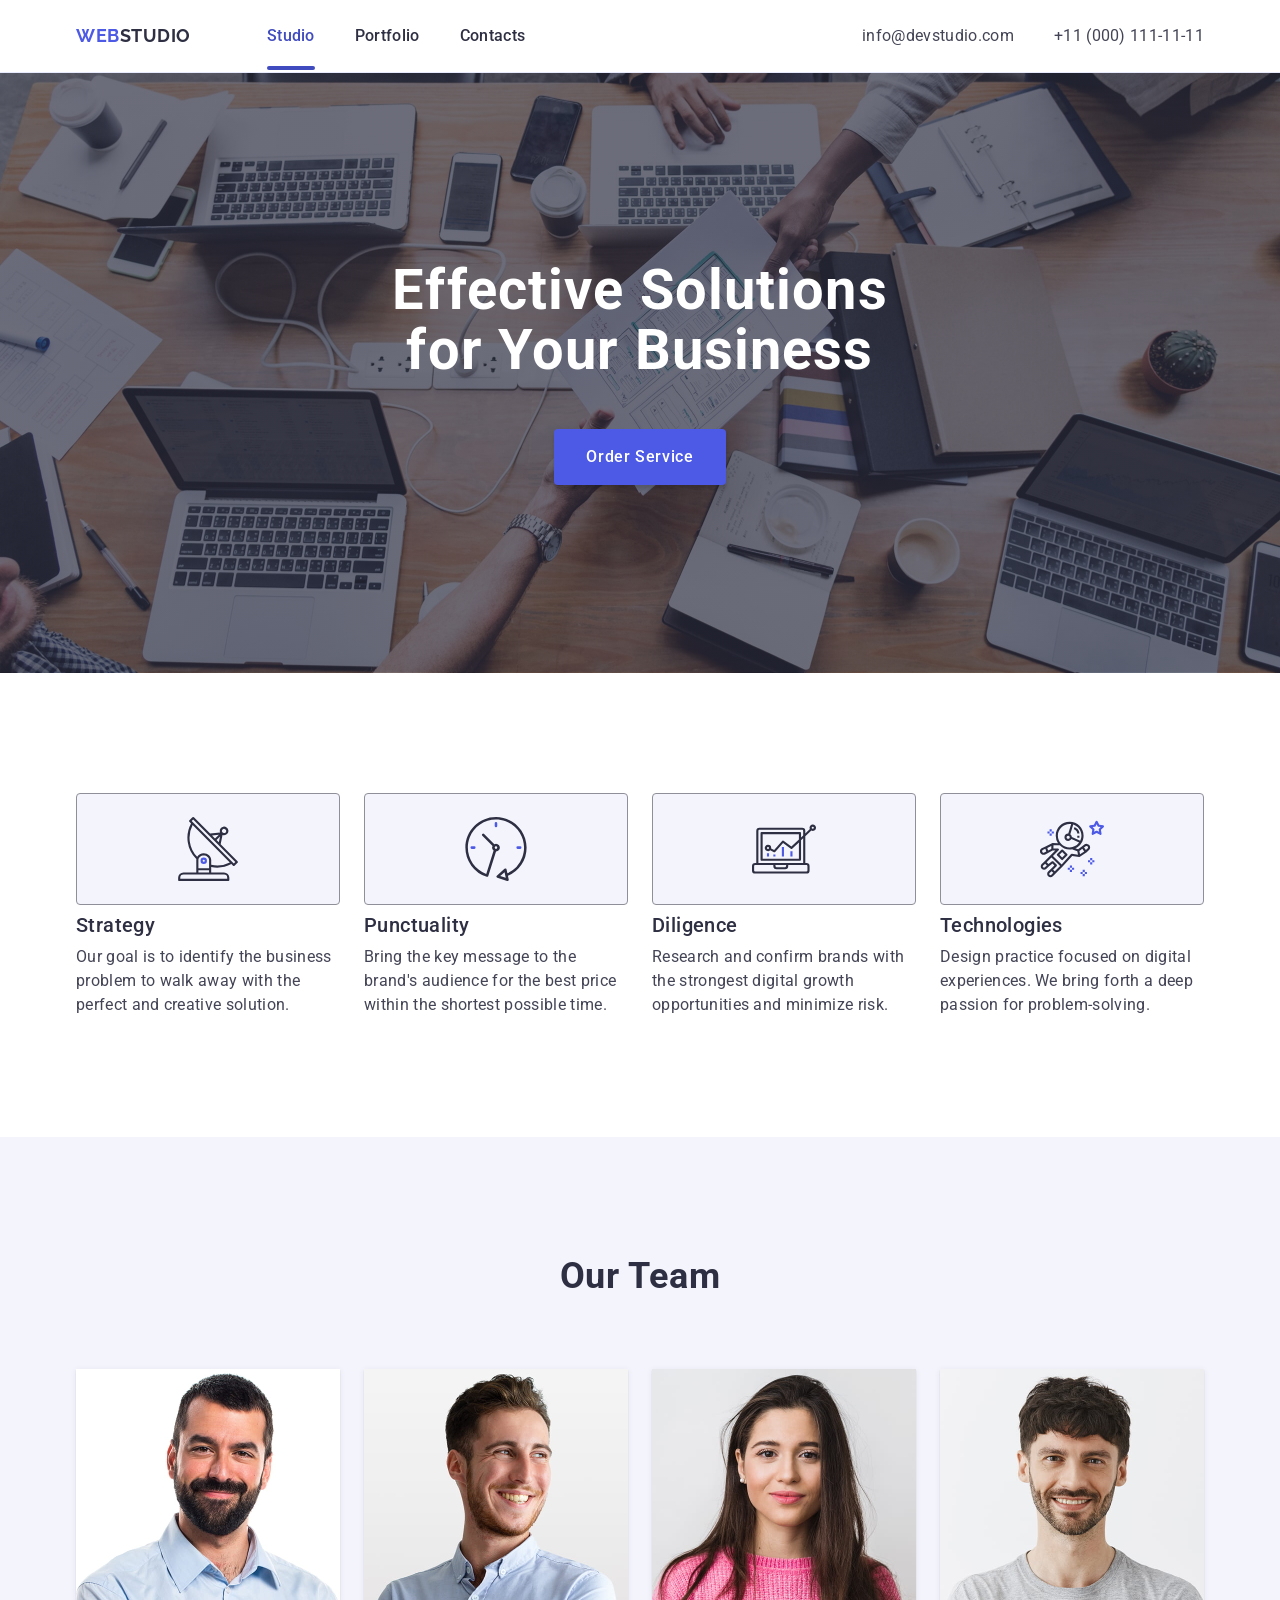
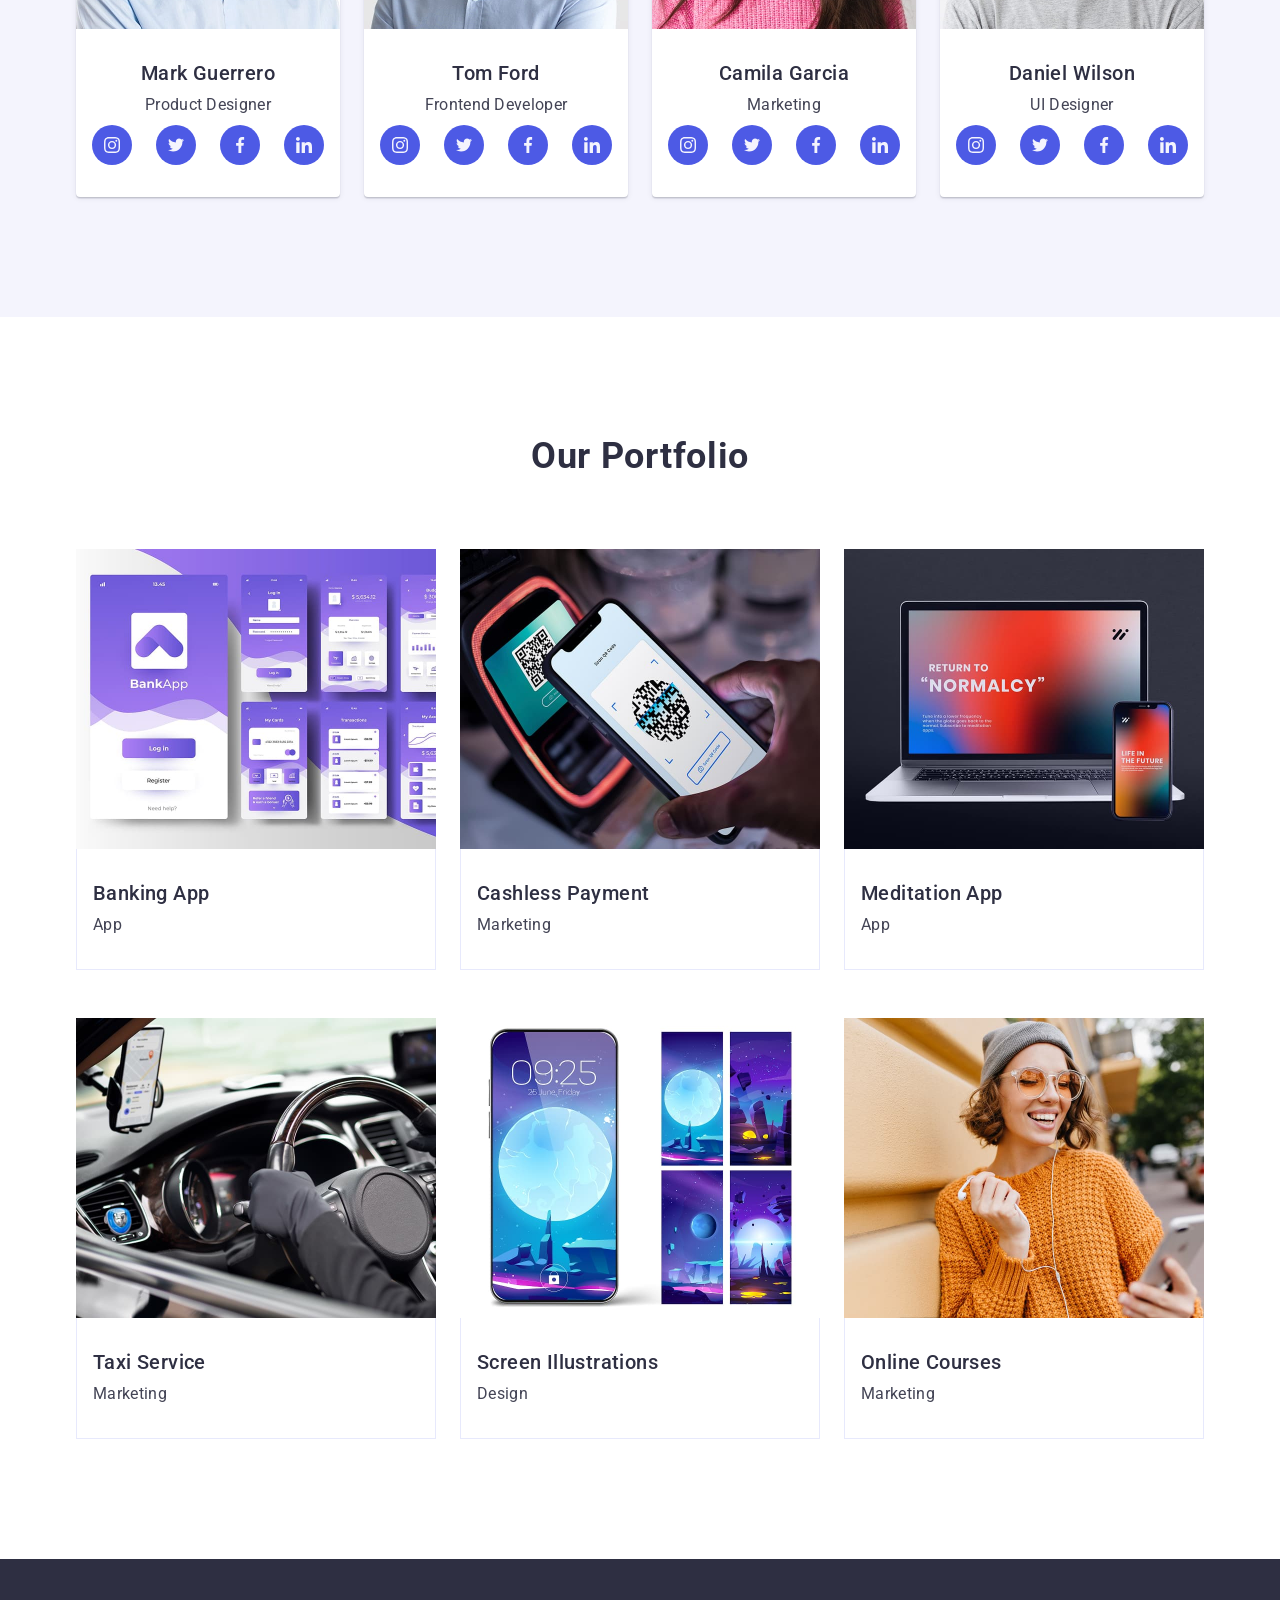
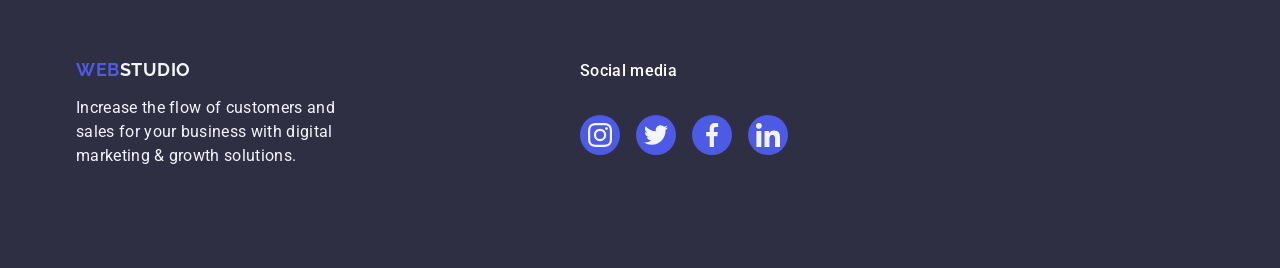
<file: index.html>
<!DOCTYPE html>
<html lang="en">
  <!-- Головна мова сайта -->
  <!-- Main language of the document -->
  <head>
    <meta charset="UTF-8" />
    <meta name="viewport" content="width=device-width, initial-scale=1.0" />
    <title>WebStudio</title>
    <!-- Підключення шрифтів (crossorigin - для безпечної загрузки) -->
    <link rel="preconnect" href="https://fonts.googleapis.com" />
    <link rel="preconnect" href="https://fonts.gstatic.com" crossorigin />
    <link
      href="https://fonts.googleapis.com/css2?family=Raleway:wght@700&family=Roboto:wght@400;500;700&display=swap"
      rel="stylesheet"
    />

    <!-- Спочатку підключаємо нормалізатор стилів -->
    <link
      rel="stylesheet"
      href="https://cdnjs.cloudflare.com/ajax/libs/modern-normalize/3.0.1/modern-normalize.min.css"
    />
    <!-- Підключаємо стилі сайту -->
    <link rel="stylesheet" href="./css/styles.css" />
  </head>
  
  <body class="page">
    <!-- Верхня лінія сайту -->
    <!-- Top line of the site -->
    <header class="page-header">
      <div class="container">
        <!-- Навігація – це посилання на інші сторінки -->
        <!-- Navigation is links to other pages -->
        <nav class="nav">
          <!-- Посилання - На основну сторінку сайту -->
          <!-- Link - To the main page of the site -->
          <a href="./index.html" class="logo"
            >Web<span class="logo-end">Studio</span></a
          >
  
          <ul class="main-menu">
            <li class="menu-item"><a href="./index.html" class="menu-link current">Studio</a></li>
            <li class="menu-item"><a href="" class="menu-link">Portfolio</a></li>
            <li class="menu-item"><a href="" class="menu-link">Contacts</a></li>
          </ul>
        </nav>
  
        <address class="address">
          <ul class="address-list">
            <li>
              <a href="mailto:info@devstudio.com"  class="address-link">info@devstudio.com</a>
            </li>
            <li>
              <a href="tel:+110001111111" class="address-link">+11 (000) 111-11-11</a>
            </li>
          </ul>
        </address>
      </div>
    </header>

    <main>
      <!-- Секція - Понукання до дії -->
      <!-- Section - Call to action -->
      <section class="hero">
        <div class="container">
          <h1 class="hero-title">Effective Solutions for Your Business</h1>
          <button type="button" class="hero-button">Order Service</button>
        </div>
      </section>

      <!-- Переваги -->
      <!-- Features -->
      <section class="section feature">
        <div class="container">
          <h2 class="section-title visually-hidden">Features</h2>
          <ul class="feature-list">

            <!-- feature - 1 -->
            <li class="feature-item">
              <div class="feature-icon">
                <svg width="64" height="64" class="icon">
                  <use href="./images/icons.svg#icon-antenna"></use>
                </svg>
              </div>

              <h3 class="feature-title">Strategy</h3>
              <p class="feature-text">
                Our goal is to identify the business problem to walk away with the
                perfect and creative solution.
              </p>
            </li>
            <!-- feature - 2 -->
            <li class="feature-item">
              <div class="feature-icon">
                <svg width="64" height="64" class="icon">
                  <use href="./images/icons.svg#icon-clock"></use>
                </svg>
              </div>
              <h3 class="feature-title">Punctuality</h3>
              <p class="feature-text">
                Bring the key message to the brand's audience for the best price
                within the shortest possible time.
              </p>
            </li>
            <!-- feature - 3 -->
            <li class="feature-item">
              <div class="feature-icon">
                <svg width="64" height="64" class="icon">
                  <use href="./images/icons.svg#icon-diagram"></use>
                </svg>
              </div>
              <h3 class="feature-title">Diligence</h3>
              <p class="feature-text">
                Research and confirm brands with the strongest digital growth
                opportunities and minimize risk.
              </p>
            </li>
            <!-- feature - 4 -->
            <li class="feature-item">
              <div class="feature-icon">
                <svg width="64" height="64" class="icon">
                  <use href="./images/icons.svg#icon-astronaut"></use>
                </svg>
              </div>
              <h3 class="feature-title">Technologies</h3>
              <p class="feature-text">
                Design practice focused on digital experiences. We bring forth a
                deep passion for problem-solving.
              </p>
            </li>
        </ul>
        </div>      
      </section>

      <!-- Наша команда -->
      <!-- Our Team -->
      <section class="section team">
        <div class="container">
          <h2 class="section-title">Our Team</h2>
          <ul class="card-list">
            <!-- team card 1 -->
            <li class="card-item">
              <img class="card-img"
                src="./images/teamcard-1.jpg"
                alt="Photo Mark Guerrero"                
              />
              <div class="card-content">
                <h3 class="card-name">Mark Guerrero</h3>
                <p class="card-position">Product Designer</p>
                <ul class="social-list">
                  <li class="social-item">
                    <a href="" class="link">
                      <svg width="16" height="16" class="icon">
                        <use href="./images/icons.svg#icon-instagram"></use>
                      </svg>
                    </a>
                  </li>
                  <li class="social-item">
                    <a href="" class="link">
                      <svg width="16" height="16" class="icon">
                        <use href="./images/icons.svg#icon-twitter"></use>
                      </svg>
                    </a>
                  </li>
                  <li class="social-item">
                    <a href="" class="link">
                      <svg width="16" height="16" class="icon">
                        <use href="./images/icons.svg#icon-facebook"></use>
                      </svg>
                    </a>
                  </li>
                  <li class="social-item">
                    <a href="" class="link">
                      <svg width="16" height="16" class="icon">
                        <use href="./images/icons.svg#icon-linkedin"></use>
                      </svg>
                    </a>
                  </li>
                </ul>
              </div>
            </li>
            <!-- team card 2 -->
            <li class="card-item">
              <img class="card-img"
                src="./images/teamcard-2.jpg"
                alt="Photo Tom Ford"
              />
              <div class="card-content">
                <h3 class="card-name">Tom Ford</h3>
                <p class="card-position">Frontend Developer</p>
                <ul class="social-list">
                  <li class="social-item">
                    <a href="" class="link">
                      <svg width="16" height="16" class="icon">
                        <use href="./images/icons.svg#icon-instagram"></use>
                      </svg>
                    </a>
                  </li>
                  <li class="social-item">
                    <a href="" class="link">
                      <svg width="16" height="16" class="icon">
                        <use href="./images/icons.svg#icon-twitter"></use>
                      </svg>
                    </a>
                  </li>
                  <li class="social-item">
                    <a href="" class="link">
                      <svg width="16" height="16" class="icon">
                        <use href="./images/icons.svg#icon-facebook"></use>
                      </svg>
                    </a>
                  </li>
                  <li class="social-item">
                    <a href="" class="link">
                      <svg width="16" height="16" class="icon">
                        <use href="./images/icons.svg#icon-linkedin"></use>
                      </svg>
                    </a>
                  </li>
                </ul>
              </div>
            </li>
            <!-- team card 3 -->
            <li class="card-item">
              <img class="card-img"
                src="./images/teamcard-3.jpg"
                alt="Photo Camila Garcia"
              />
              <div class="card-content">
                <h3 class="card-name">Camila Garcia</h3>
                <p class="card-position">Marketing</p>
                <ul class="social-list">
                  <li class="social-item">
                    <a href="" class="link">
                      <svg width="16" height="16" class="icon">
                        <use href="./images/icons.svg#icon-instagram"></use>
                      </svg>
                    </a>
                  </li>
                  <li class="social-item">
                    <a href="" class="link">
                      <svg width="16" height="16" class="icon">
                        <use href="./images/icons.svg#icon-twitter"></use>
                      </svg>
                    </a>
                  </li>
                  <li class="social-item">
                    <a href="" class="link">
                      <svg width="16" height="16" class="icon">
                        <use href="./images/icons.svg#icon-facebook"></use>
                      </svg>
                    </a>
                  </li>
                  <li class="social-item">
                    <a href="" class="link">
                      <svg width="16" height="16" class="icon">
                        <use href="./images/icons.svg#icon-linkedin"></use>
                      </svg>
                    </a>
                  </li>
                </ul>
              </div>
            </li>
            <!-- team card 4 -->
            <li class="card-item">
              <img class="card-img"
                src="./images/teamcard-4.jpg"
                alt="Photo Daniel Wilson"
              />
              <div class="card-content">
                <h3 class="card-name">Daniel Wilson</h3>
                <p class="card-position">UI Designer</p>
                <ul class="social-list">
                  <li class="social-item">
                    <a href="" class="link">
                      <svg width="16" height="16" class="icon">
                        <use href="./images/icons.svg#icon-instagram"></use>
                      </svg>
                    </a>
                  </li>
                  <li class="social-item">
                    <a href="" class="link">
                      <svg width="16" height="16" class="icon">
                        <use href="./images/icons.svg#icon-twitter"></use>
                      </svg>
                    </a>
                  </li>
                  <li class="social-item">
                    <a href="" class="link">
                      <svg width="16" height="16" class="icon">
                        <use href="./images/icons.svg#icon-facebook"></use>
                      </svg>
                    </a>
                  </li>
                  <li class="social-item">
                    <a href="" class="link">
                      <svg width="16" height="16" class="icon">
                        <use href="./images/icons.svg#icon-linkedin"></use>
                      </svg>
                    </a>
                  </li>
                </ul>
              </div>
            </li>
          </ul>
        </div>
        
      </section>

      <!-- Наше портфоліо -->
      <!-- Our Portfolio -->
      <section class="section projects">
        <div class="container">
          <h2 class="section-title">Our Portfolio</h2>
          <ul class="project-list">

            <!-- Project - 1 -->
            <li class="project-item">

              <div class="project-img">
                <img 
                src="./images/project-1.jpg"
                alt="Project Banking App"
                /> 
                <p class="project-overlay">
                  14 Stylish and User-Friendly App Design Concepts · Task Manager App · Calorie Tracker App · Exotic Fruit Ecommerce App · Cloud Storage App
                </p>               
              </div>
          
              <div class="project-content">
                <h3 class="project-title">Banking App</h3>
                <p class="project-type">App</p>
              </div>
            </li>

            <!-- Project - 2 -->
            <li class="project-item">
                            
              <div class="project-img">
                <img 
                src="./images/project-2.jpg"
                alt="Project Cashless Payment"
                /> 
                <p class="project-overlay">
                  14 Stylish and User-Friendly App Design Concepts · Task Manager App · Calorie Tracker App · Exotic Fruit Ecommerce App · Cloud Storage App
                </p> 
              </div>
          
              <div class="project-content">
                <h3 class="project-title">Cashless Payment</h3>
                <p class="project-type">Marketing</p>
              </div>
            </li>

            <!-- Project - 3 -->
            <li class="project-item">
                            
              <div class="project-img">
                <img 
                src="./images/project-3.jpg"
                alt="Project Meditation App"
                /> 
                <p class="project-overlay">
                  14 Stylish and User-Friendly App Design Concepts · Task Manager App · Calorie Tracker App · Exotic Fruit Ecommerce App · Cloud Storage App
                </p>               
              </div>
          
              <div class="project-content">
                <h3 class="project-title">Meditation App</h3>
                <p class="project-type">App</p>
              </div>
            </li>

            <!-- Project - 4 -->
            <li class="project-item">
                            
              <div class="project-img">
                <img 
                src="./images/project-4.jpg"
                alt="Project Taxi Service"
                /> 
                <p class="project-overlay">
                  14 Stylish and User-Friendly App Design Concepts · Task Manager App · Calorie Tracker App · Exotic Fruit Ecommerce App · Cloud Storage App
                </p>
              </div>
          
              <div class="project-content">
                <h3 class="project-title">Taxi Service</h3>
                <p class="project-type">Marketing</p>
              </div>
            </li>

            <!-- Project - 5 -->
            <li class="project-item">
                            
              <div class="project-img">
                <img 
                src="./images/project-5.jpg"
                alt="Project Screen Illustrations"
                /> 
                <p class="project-overlay">
                  14 Stylish and User-Friendly App Design Concepts · Task Manager App · Calorie Tracker App · Exotic Fruit Ecommerce App · Cloud Storage App
                </p>
              </div>
          
              <div class="project-content">
                <h3 class="project-title">Screen Illustrations</h3>
                <p class="project-type">Design</p>
              </div>
            </li>

            <!-- Project - 6 -->
            <li class="project-item">
                            
              <div class="project-img">
                <img 
                src="./images/project-6.jpg"
                alt="Project Online Courses"
                /> 
                <p class="project-overlay">
                  14 Stylish and User-Friendly App Design Concepts · Task Manager App · Calorie Tracker App · Exotic Fruit Ecommerce App · Cloud Storage App
                </p>
              </div>
          
              <div class="project-content">
                <h3 class="project-title">Online Courses</h3>
                <p class="project-type">Marketing</p>
              </div>
            </li>

          </ul>
        </div>

      </section>
    </main>

    <!-- Футер -->
    <!-- footer -->
    <footer class="page-footer">
      <div class="container">
        <div class="left">
          <!-- Посилання - На основну сторінку сайту -->
          <!-- Link - To the main page of the site -->
          <a href="./index.html" class="logo"
            >Web<span class="logo-end">Studio</span></a
          >
          <p class="text-footer">
            Increase the flow of customers and sales for your business with digital
            marketing & growth solutions.
          </p>
        </div>
        <div class="social">
          <p class="text">Social media</p>
          <ul class="social-list">
                  <li class="social-item">
                    <a href="" class="link">
                      <svg width="24" height="24" class="icon">
                        <use href="./images/icons.svg#icon-instagram"></use>
                      </svg>
                    </a>
                  </li>
                  <li class="social-item">
                    <a href="" class="link">
                      <svg width="24" height="24" class="icon">
                        <use href="./images/icons.svg#icon-twitter"></use>
                      </svg>
                    </a>
                  </li>
                  <li class="social-item">
                    <a href="" class="link">
                      <svg width="24" height="24" class="icon">
                        <use href="./images/icons.svg#icon-facebook"></use>
                      </svg>
                    </a>
                  </li>
                  <li class="social-item">
                    <a href="" class="link">
                      <svg width="24" height="24" class="icon">
                        <use href="./images/icons.svg#icon-linkedin"></use>
                      </svg>
                    </a>
                  </li>
        </ul>
        </div>


      </div>

    </footer>
  </body>
</html>
</file>
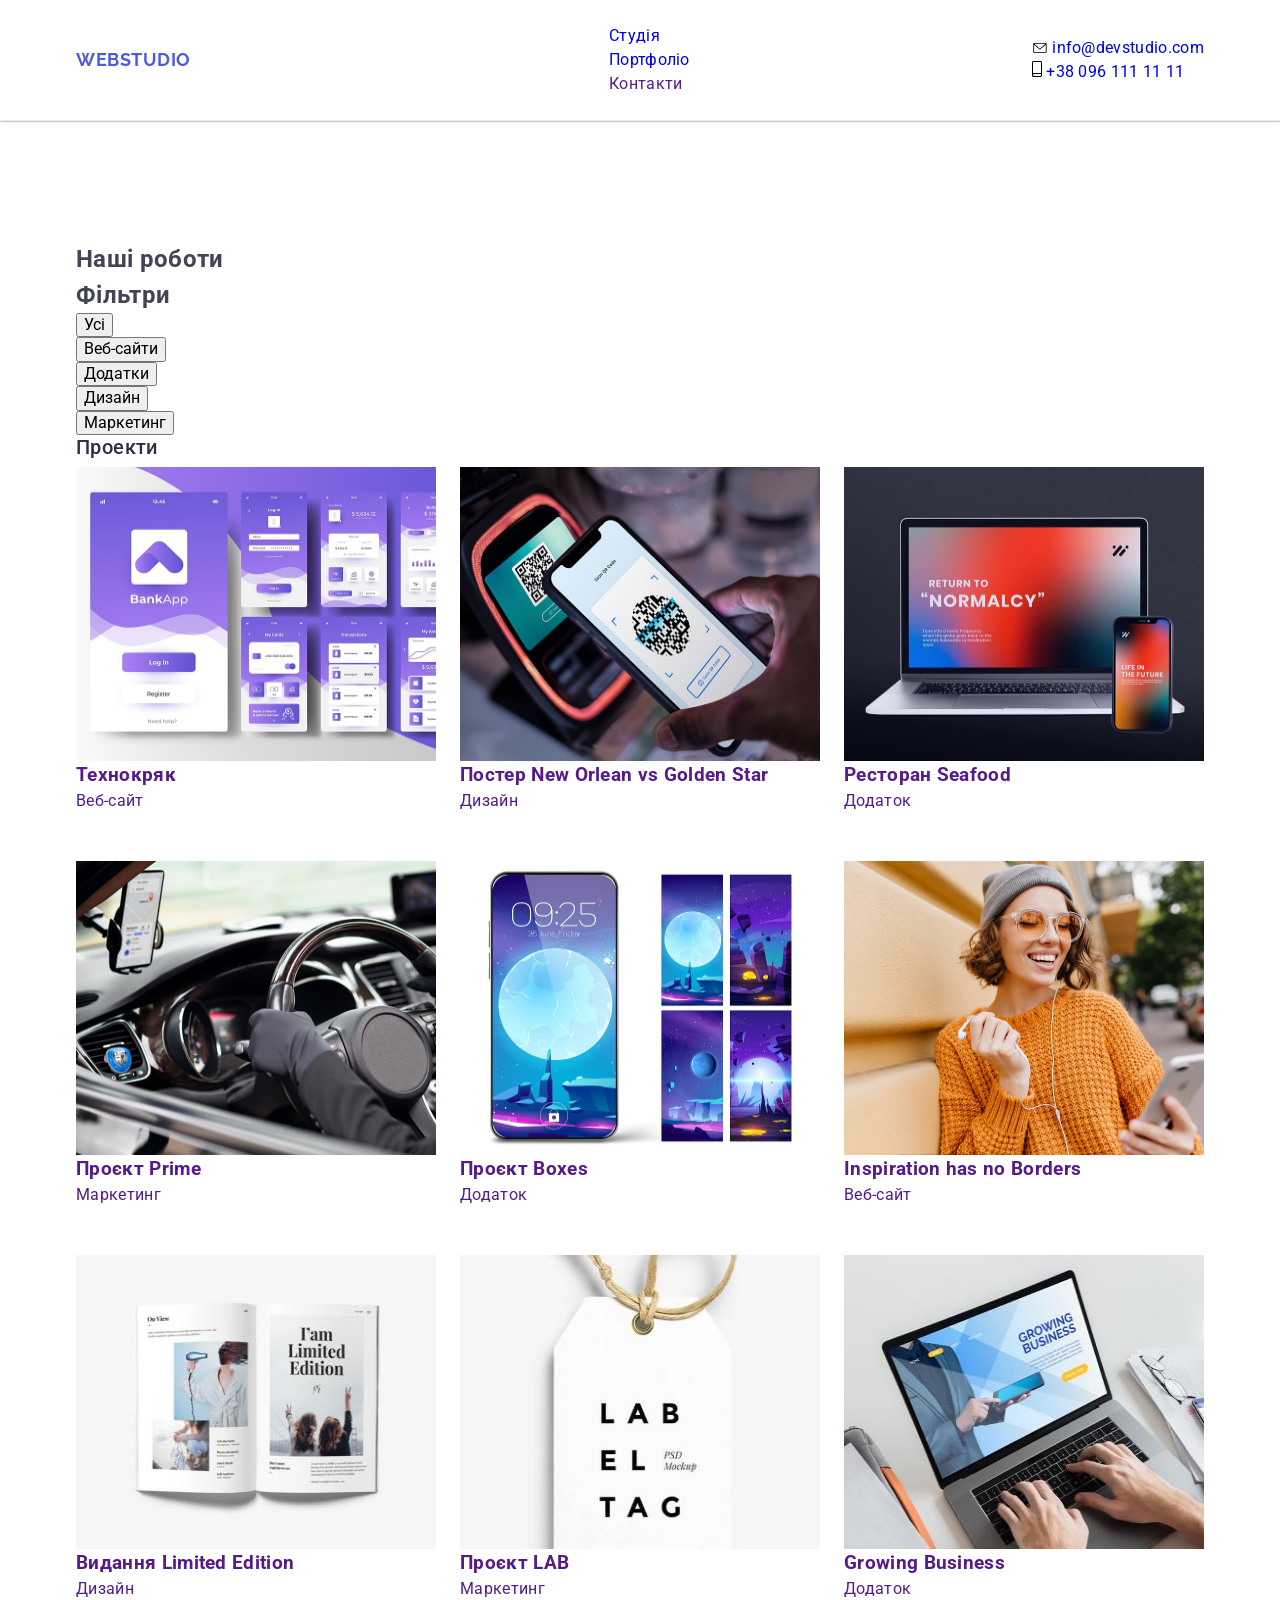
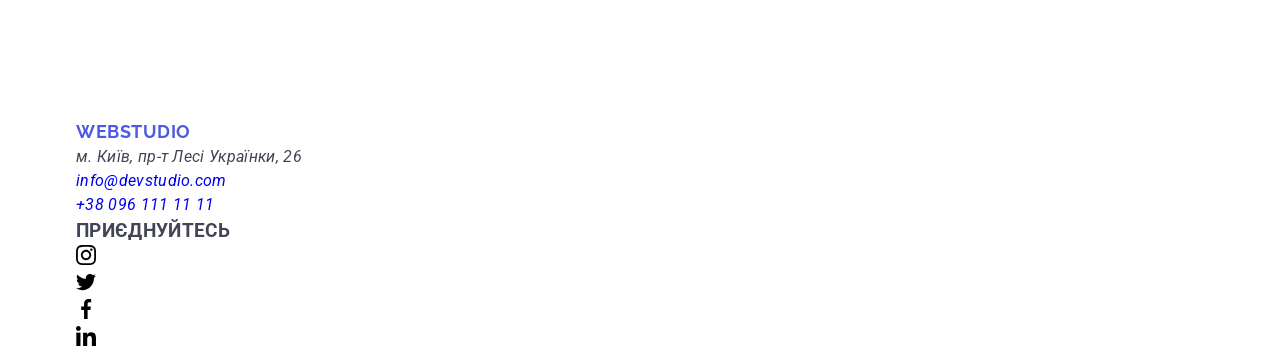
<file: portfolio.html>
<!DOCTYPE html>
<html lang="uk">
  <head>
    <meta charset="UTF-8" />

    <!-- Краткое описание содержания помогает поисковым системам лучше проиндексировать страницу -->
    <meta name="description" content="Дизайн та розробка сайтів - Портфоліо" />

    <meta name="viewport" content="width=device-width, initial-scale=1.0" />

    <!-- Заголовок страницы, который отображается во вкладке браузера -->
    <!-- Текст заголовка содержит краткое описание содержимого веб-страницы -->
    <title>Portfolio</title>

    <!-- Подключение шрифтов -->
    <link rel="preconnect" href="https://fonts.googleapis.com" />
    <link rel="preconnect" href="https://fonts.gstatic.com" crossorigin />
    <link
      href="https://fonts.googleapis.com/css2?family=Raleway:wght@700&family=Roboto:wght@400;500;700;900&display=swap"
      rel="stylesheet"
    />

    <!-- подключается нормализатор стилей для всех браузеров - перед подключением остальных стилей -->
    <link
      rel="stylesheet"
      href="https://cdnjs.cloudflare.com/ajax/libs/modern-normalize/1.0.0/modern-normalize.min.css"
    />

    <!-- Подключение внешнего файла со стилями -->
    <link rel="stylesheet" href="./css/styles.css" />
  </head>
  <body class="page">
    <!-- Заголовок -->
    <header class="page-header">
      <div class="container">
        <!-- Ссылка - На основную страничку сайта -->
        <a href="./index.html" title="Перехід на основну сторінку" class="logo link"
          ><span class="logo-blue">Web</span><span class="logo-black">Studio</span></a
        >
        <!-- Навигация - это ссылки на другие странички -->
        <nav>
          <ul class="nav-site list">
            <li class="item">
              <a href="./index.html" title="Основна сторінка" class="link">Студія</a>
            </li>
            <li class="item">
              <a href="./portfolio.html" title="Наші проекти" class="link current">Портфоліо</a>
            </li>
            <li class="item"><a href="" title="Наші контакти" class="link">Контакти</a></li>
          </ul>
        </nav>
        <ul class="nav-adress list">
          <li class="item">
            <a href="mailto:info@devstudio.com" title="Напиши" class="email link">
              <svg width="16" height="10" class="email icon">
                <use href="./icon/icons.svg#icon-envelope"></use>
              </svg>
              info@devstudio.com</a
            >
          </li>
          <li class="item">
            <a href="tel:+380961111111" title="Подзвони" class="tel link">
              <svg width="10" height="16" class="tel icon">
                <use href="./icon/icons.svg#icon-smartphone"></use>
              </svg>
              +38 096 111 11 11</a
            >
          </li>
        </ul>
      </div>
    </header>

    <main>
      <!-- Портфолио -->
      <section class="section portfolio container">
        <h1 class="portfolio-title" aria-label="Наші роботи">Наші роботи</h1>

        <!-- Filters (Фильтры) -->
        <h2 class="filter-title" aria-label="Фільтри">Фільтри</h2>
        <ul class="filter-list list">
          <li class="filter-item">
            <button type="button" class="filter-button current">Усі</button>
          </li>
          <li class="filter-item">
            <button type="button" class="filter-button">Веб-сайти</button>
          </li>
          <li class="filter-item">
            <button type="button" class="filter-button">Додатки</button>
          </li>
          <li class="filter-item">
            <button type="button" class="filter-button">Дизайн</button>
          </li>
          <li class="filter-item">
            <button type="button" class="filter-button">Маркетинг</button>
          </li>
        </ul>

        <!-- Projects (Проэкты) -->
        <h2 class="project-title" aria-label="Проекти">Проекти</h2>
        <ul class="project-list list">
          <li class="project-item">
            <a href="" class="project-link">
              <img
                src="./images/project-1.jpg"
                alt="Фото Веб-сайт Технокряк"
                width="370"
                height="294"
                class="project-photo"
              />
              <div class="project-name-type">
                <h3 class="project-name">Технокряк</h3>
                <p class="project-type">Веб-сайт</p>
              </div>
            </a>
          </li>
          <li class="project-item">
            <a href="" class="project-link">
              <img
                src="./images/project-2.jpg"
                alt="Фото Постер New Orlean vs Golden Star"
                width="370"
                height="294"
                class="project-photo"
              />
              <div class="project-name-type">
                <h3 class="project-name">Постер New Orlean vs Golden Star</h3>
                <p class="project-type">Дизайн</p>
              </div>
            </a>
          </li>
          <li class="project-item">
            <a href="" class="project-link">
              <img
                src="./images/project-3.jpg"
                alt="Фото Додаток Ресторан Seafood"
                width="370"
                height="294"
                class="project-photo"
              />
              <div class="project-name-type">
                <h3 class="project-name">Ресторан Seafood</h3>
                <p class="project-type">Додаток</p>
              </div>
            </a>
          </li>
          <li class="project-item">
            <a href="" class="project-link">
              <img
                src="./images/project-4.jpg"
                alt="Фото Маркетинг Проєкт Prime"
                width="370"
                height="294"
                class="project-photo"
              />
              <div class="project-name-type">
                <h3 class="project-name">Проєкт Prime</h3>
                <p class="project-type">Маркетинг</p>
              </div>
            </a>
          </li>
          <li class="project-item">
            <a href="" class="project-link">
              <img
                src="./images/project-5.jpg"
                alt="Фото Додаток Проєкт Boxes"
                width="370"
                height="294"
                class="project-photo"
              />
              <div class="project-name-type">
                <h3 class="project-name">Проєкт Boxes</h3>
                <p class="project-type">Додаток</p>
              </div>
            </a>
          </li>
          <li class="project-item">
            <a href="" class="project-link">
              <img
                src="./images/project-6.jpg"
                alt="Фото Веб-сайт Inspiration has no Borders"
                width="370"
                height="294"
                class="project-photo"
              />
              <div class="project-name-type">
                <h3 class="project-name">Inspiration has no Borders</h3>
                <p class="project-type">Веб-сайт</p>
              </div>
            </a>
          </li>
          <li class="project-item">
            <a href="" class="project-link">
              <img
                src="./images/project-7.jpg"
                alt="Фото Дизайн Видання Limited Edition"
                width="370"
                height="294"
                class="project-photo"
              />
              <div class="project-name-type">
                <h3 class="project-name">Видання Limited Edition</h3>
                <p class="project-type">Дизайн</p>
              </div>
            </a>
          </li>
          <li class="project-item">
            <a href="" class="project-link">
              <img
                src="./images/project-8.jpg"
                alt="Фото Маркетинг Проєкт LAB"
                width="370"
                height="294"
                class="project-photo"
              />
              <div class="project-name-type">
                <h3 class="project-name">Проєкт LAB</h3>
                <p class="project-type">Маркетинг</p>
              </div>
            </a>
          </li>
          <li class="project-item">
            <a href="" class="project-link">
              <img
                src="./images/project-9.jpg"
                alt="Фото Додаток Growing Business"
                width="370"
                height="294"
                class="project-photo"
              />
              <div class="project-name-type">
                <h3 class="project-name">Growing Business</h3>
                <p class="project-type">Додаток</p>
              </div>
            </a>
          </li>
        </ul>
      </section>
    </main>

    <!-- Футер - подвал сайта -->
    <footer>
      <div class="container">
        <a href="./index.html" title="Перехід на основну сторінку" class="logo link"
          ><span class="logo-blue">Web</span><span class="logo-white">Studio</span></a
        >
        <address>
          <p class="description">м. Київ, пр-т Лесі Українки, 26</p>
          <p>
            <a href="mailto:info@devstudio.com" title="Напиши" class="email link"
              >info@devstudio.com</a
            >
          </p>
          <p><a href="tel:+380961111111" title="Подзвони" class="tel link">+38 096 111 11 11</a></p>
        </address>

        <div class="social">
          <h3 class="title">ПРИЄДНУЙТЕСЬ</h3>
              <ul class="social-links list">
                <li class="item">
                  <a href="" class="link" aria-label="instagram">
                    <svg class="icon" width="20" height="20">
                      <use href="./icon/icons.svg#icon-instagram"></use>
                    </svg>
                  </a>
                </li>
                <li class="item">
                  <a href="" class="link" aria-label="twitter">
                    <svg class="icon" width="20" height="20">
                      <use href="./icon/icons.svg#icon-twitter"></use>
                    </svg>
                  </a>
                </li>
                <li class="item">
                  <a href="" class="link" aria-label="facebook">
                    <svg class="icon" width="20" height="20">
                      <use href="./icon/icons.svg#icon-facebook"></use>
                    </svg>
                  </a>
                </li>
                <li class="item">
                  <a href="" class="link" aria-label="linkedin">
                    <svg class="icon" width="20" height="20">
                      <use href="./icon/icons.svg#icon-linkedin"></use>
                    </svg>
                  </a>
                </li>
              </ul>
          </ul>
        </div>
      </div>
    </footer>
  </body>
</html>
</file>
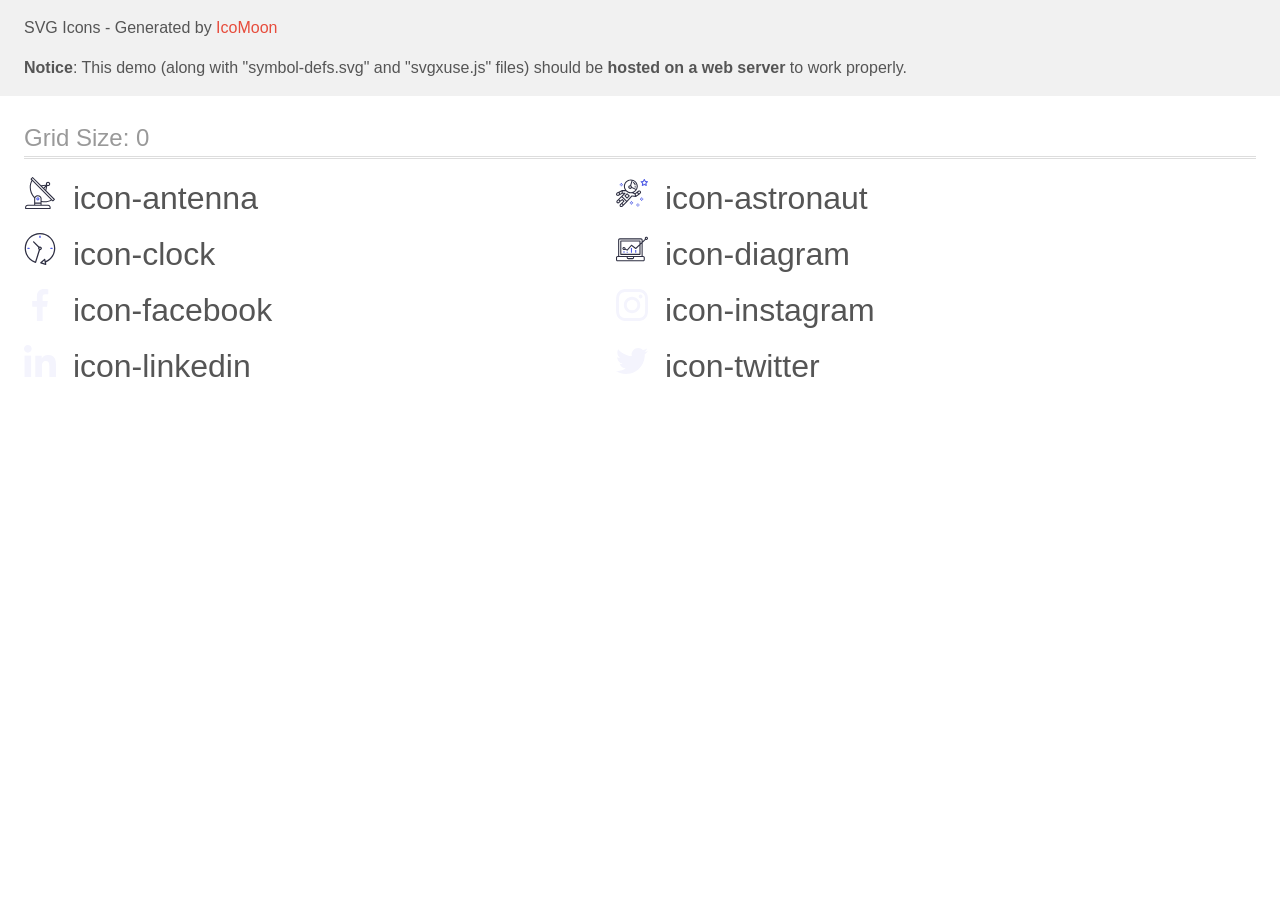
<file: images/svg-sprite/demo-external-svg.html>
<!doctype html>
<html>
<head>
    <title>IcoMoon - SVG Icons</title>
    <meta charset="utf-8">
    <meta name="viewport" content="width=device-width, initial-scale=1">
    <link rel="stylesheet" href="demo-files/demo.css">
    <link rel="stylesheet" href="style.css">
</head>
<body>
<header class="bgc1 clearfix">
<div class="mhl">
    <p>SVG Icons - Generated by <a href="https://icomoon.io/app">IcoMoon</a></p><p><strong>Notice</strong>: This demo (along with "symbol-defs.svg" and "svgxuse.js" files) should be <b>hosted on a web server</b> to work properly.</p>
</div>
</header>
    <div class="clearfix mhl ptl">
        <h1 class="mvm mtn fgc1">Grid Size: 0</h1>
        <div class="glyph fs1">
            <div class="clearfix pbs">
                <svg class="icon icon-antenna"><use xlink:href="symbol-defs.svg#icon-antenna"></use></svg><span class="name"> icon-antenna</span>
            </div>
        </div>
        <div class="glyph fs1">
            <div class="clearfix pbs">
                <svg class="icon icon-astronaut"><use xlink:href="symbol-defs.svg#icon-astronaut"></use></svg><span class="name"> icon-astronaut</span>
            </div>
        </div>
        <div class="glyph fs1">
            <div class="clearfix pbs">
                <svg class="icon icon-clock"><use xlink:href="symbol-defs.svg#icon-clock"></use></svg><span class="name"> icon-clock</span>
            </div>
        </div>
        <div class="glyph fs1">
            <div class="clearfix pbs">
                <svg class="icon icon-diagram"><use xlink:href="symbol-defs.svg#icon-diagram"></use></svg><span class="name"> icon-diagram</span>
            </div>
        </div>
        <div class="glyph fs1">
            <div class="clearfix pbs">
                <svg class="icon icon-facebook"><use xlink:href="symbol-defs.svg#icon-facebook"></use></svg><span class="name"> icon-facebook</span>
            </div>
        </div>
        <div class="glyph fs1">
            <div class="clearfix pbs">
                <svg class="icon icon-instagram"><use xlink:href="symbol-defs.svg#icon-instagram"></use></svg><span class="name"> icon-instagram</span>
            </div>
        </div>
        <div class="glyph fs1">
            <div class="clearfix pbs">
                <svg class="icon icon-linkedin"><use xlink:href="symbol-defs.svg#icon-linkedin"></use></svg><span class="name"> icon-linkedin</span>
            </div>
        </div>
        <div class="glyph fs1">
            <div class="clearfix pbs">
                <svg class="icon icon-twitter"><use xlink:href="symbol-defs.svg#icon-twitter"></use></svg><span class="name"> icon-twitter</span>
            </div>
        </div>
  </div>
<script defer src="svgxuse.js"></script>
</body>
</html>
</file>
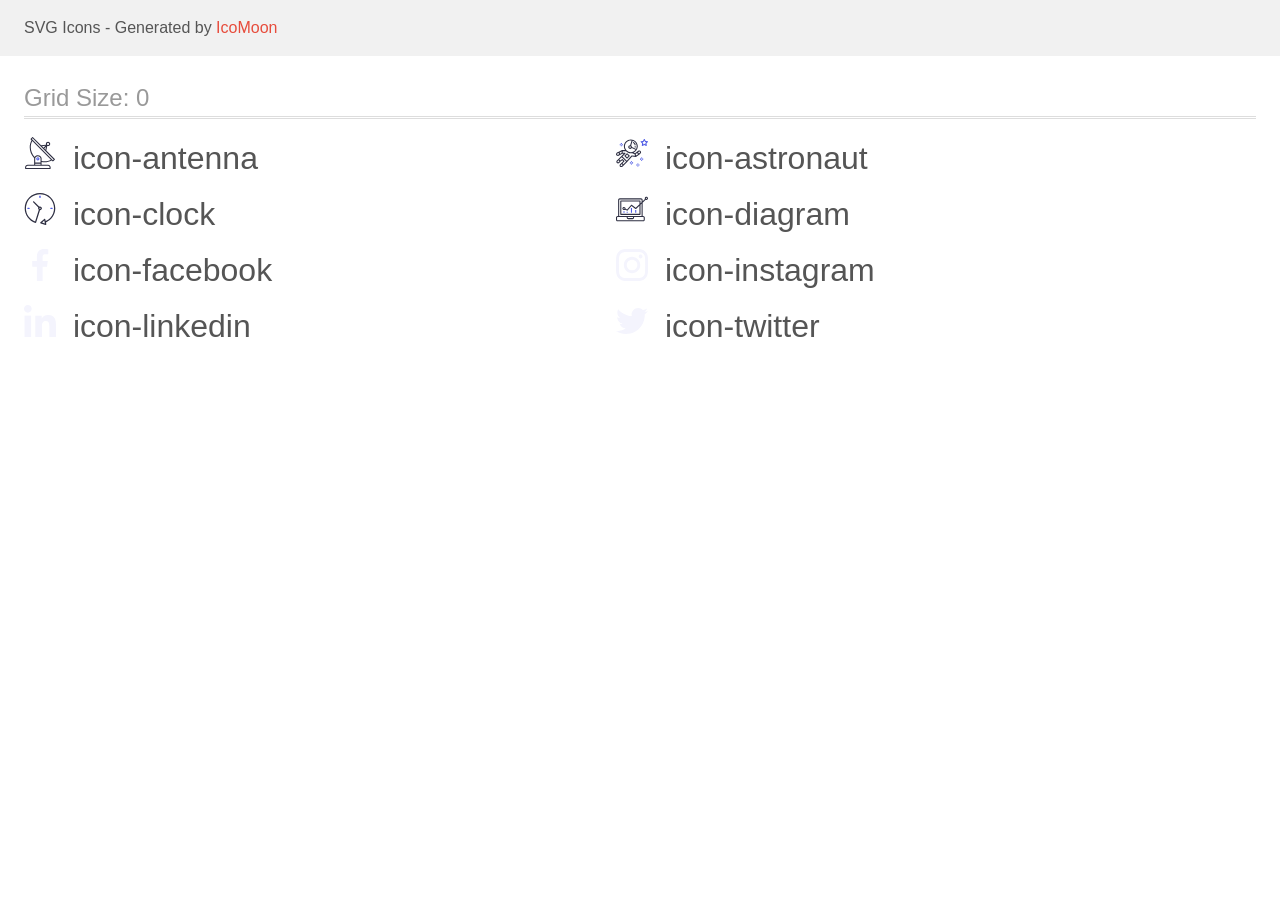
<file: images/svg-sprite/demo.html>
<!doctype html>
<html>
<head>
    <title>IcoMoon - SVG Icons</title>
    <meta charset="utf-8">
    <meta name="viewport" content="width=device-width, initial-scale=1">
    <link rel="stylesheet" href="demo-files/demo.css">
    <link rel="stylesheet" href="style.css">
</head>
<body>
<svg aria-hidden="true" style="position: absolute; width: 0; height: 0; overflow: hidden;" version="1.1" xmlns="http://www.w3.org/2000/svg" xmlns:xlink="http://www.w3.org/1999/xlink">
<defs>
<symbol id="icon-antenna" viewBox="0 0 32 32">
<path fill="#2e2f42" style="fill: var(--color1, #2e2f42)" d="M30.773 22.098l-8.443-8.505 0.937-4.615c0.242 0.094 0.499 0.144 0.758 0.146h0.006c1.192 0.014 2.17-0.941 2.184-2.133s-0.941-2.17-2.133-2.184c-1.192-0.014-2.17 0.941-2.184 2.133-0.003 0.255 0.039 0.509 0.125 0.749l-4.96 0.605-8.091-8.133c-0.099-0.101-0.235-0.159-0.377-0.16-0.14 0.001-0.274 0.056-0.373 0.155l-1.513 1.504c-0.208 0.208-0.208 0.546 0 0.754l0.814 0.826c-3.153 5.798-2.129 12.978 2.519 17.663 0.043 0.041 0.092 0.074 0.146 0.098-0.034 0.18-0.051 0.364-0.052 0.547v6.187h-6.4c-1.472 0.002-2.665 1.195-2.667 2.667v1.067c0 0.295 0.239 0.533 0.533 0.533h24.533c0.295 0 0.533-0.239 0.533-0.533v-1.067c-0.002-1.472-1.195-2.665-2.667-2.667h-6.4v-2.742c1.003 0.21 2.024 0.317 3.049 0.32 2.458-0.003 4.877-0.615 7.040-1.783l0.818 0.823c0.099 0.101 0.235 0.159 0.377 0.16 0.14-0.001 0.274-0.056 0.373-0.155l1.513-1.504c0.208-0.208 0.208-0.546 0-0.754zM23.28 6.233c0.418-0.415 1.093-0.414 1.509 0.004s0.414 1.093-0.004 1.508c-0.2 0.199-0.47 0.31-0.752 0.31h-0.003c-0.589-0.003-1.064-0.483-1.061-1.072 0.002-0.282 0.115-0.552 0.314-0.751h-0.002zM22.024 9.738l-0.598 2.946-1.175-1.182 1.774-1.763zM21.419 8.836l-1.92 1.909-1.485-1.493 3.405-0.415zM24.004 28.8c0.884 0 1.6 0.716 1.6 1.6v0.533h-23.467v-0.533c0-0.884 0.716-1.6 1.6-1.6h20.267zM16.537 26.667v1.067h-5.333v-1.067h5.333zM11.204 25.6v-4.053c0-1.294 1.196-2.347 2.667-2.347s2.667 1.053 2.667 2.347v4.053h-5.333zM17.604 23.904v-2.357c0-1.882-1.675-3.413-3.733-3.413-1.331-0.020-2.576 0.657-3.281 1.786-4.058-4.274-4.971-10.645-2.279-15.887l18.602 18.708c-2.872 1.461-6.165 1.873-9.309 1.163zM28.893 23.22l-21.057-21.181 0.755-0.752 7.935 7.98c0.004 0 0.006 0.007 0.010 0.010l13.115 13.191-0.757 0.752z"></path>
<path fill="#4d5ae5" style="fill: var(--color2, #4d5ae5)" d="M13.876 20.267h-0.005c-0.884-0.001-1.601 0.714-1.602 1.598s0.714 1.601 1.598 1.602h0.005c0.884 0.001 1.601-0.714 1.602-1.598s-0.714-1.601-1.598-1.602zM14.249 22.245c-0.1 0.1-0.236 0.156-0.378 0.155-0.295-0.002-0.532-0.242-0.531-0.536 0.001-0.141 0.057-0.276 0.157-0.375s0.233-0.154 0.373-0.155c0.295 0.002 0.532 0.242 0.531 0.536-0.001 0.141-0.057 0.276-0.157 0.375h0.005z"></path>
</symbol>
<symbol id="icon-astronaut" viewBox="0 0 32 32">
<path fill="#4d5ae5" style="fill: var(--color2, #4d5ae5)" d="M31.974 4.524c-0.063-0.193-0.229-0.333-0.43-0.363l-1.91-0.278-0.855-1.731c-0.179-0.365-0.777-0.365-0.956 0l-0.855 1.731-1.91 0.278c-0.201 0.029-0.367 0.17-0.431 0.363-0.062 0.193-0.011 0.405 0.135 0.547l1.383 1.348-0.326 1.903c-0.034 0.2 0.048 0.402 0.212 0.522 0.166 0.121 0.382 0.135 0.562 0.040l1.709-0.899 1.709 0.899c0.078 0.041 0.164 0.061 0.249 0.061 0.11 0 0.221-0.034 0.314-0.102 0.164-0.119 0.246-0.322 0.212-0.522l-0.326-1.903 1.383-1.348c0.145-0.142 0.197-0.354 0.135-0.547zM29.511 5.851c-0.125 0.122-0.183 0.299-0.153 0.472l0.191 1.114-1-0.526c-0.078-0.041-0.163-0.061-0.249-0.061s-0.17 0.020-0.249 0.061l-1.001 0.526 0.191-1.114c0.030-0.173-0.028-0.349-0.153-0.472l-0.81-0.789 1.119-0.163c0.174-0.025 0.324-0.134 0.402-0.292l0.5-1.013 0.5 1.013c0.078 0.157 0.228 0.267 0.402 0.292l1.119 0.163-0.809 0.789z"></path>
<path fill="#4d5ae5" style="fill: var(--color2, #4d5ae5)" d="M26.133 20.522h-1.067v1.067h1.067v-1.067z"></path>
<path fill="#4d5ae5" style="fill: var(--color2, #4d5ae5)" d="M26.133 22.656h-1.067v1.067h1.067v-1.067z"></path>
<path fill="#4d5ae5" style="fill: var(--color2, #4d5ae5)" d="M27.2 21.589h-1.067v1.067h1.067v-1.067z"></path>
<path fill="#4d5ae5" style="fill: var(--color2, #4d5ae5)" d="M25.067 21.589h-1.067v1.067h1.067v-1.067z"></path>
<path fill="#4d5ae5" style="fill: var(--color2, #4d5ae5)" d="M22.4 26.389h-1.067v1.067h1.067v-1.067z"></path>
<path fill="#4d5ae5" style="fill: var(--color2, #4d5ae5)" d="M22.4 28.522h-1.067v1.067h1.067v-1.067z"></path>
<path fill="#4d5ae5" style="fill: var(--color2, #4d5ae5)" d="M23.467 27.456h-1.067v1.067h1.067v-1.067z"></path>
<path fill="#4d5ae5" style="fill: var(--color2, #4d5ae5)" d="M21.333 27.456h-1.067v1.067h1.067v-1.067z"></path>
<path fill="#4d5ae5" style="fill: var(--color2, #4d5ae5)" d="M16 24.256h-1.067v1.067h1.067v-1.067z"></path>
<path fill="#4d5ae5" style="fill: var(--color2, #4d5ae5)" d="M16 26.389h-1.067v1.067h1.067v-1.067z"></path>
<path fill="#4d5ae5" style="fill: var(--color2, #4d5ae5)" d="M17.067 25.322h-1.067v1.067h1.067v-1.067z"></path>
<path fill="#4d5ae5" style="fill: var(--color2, #4d5ae5)" d="M14.933 25.322h-1.067v1.067h1.067v-1.067z"></path>
<path fill="#4d5ae5" style="fill: var(--color2, #4d5ae5)" d="M5.867 6.122h-1.067v1.067h1.067v-1.067z"></path>
<path fill="#4d5ae5" style="fill: var(--color2, #4d5ae5)" d="M5.867 8.255h-1.067v1.067h1.067v-1.067z"></path>
<path fill="#4d5ae5" style="fill: var(--color2, #4d5ae5)" d="M6.933 7.189h-1.067v1.067h1.067v-1.067z"></path>
<path fill="#4d5ae5" style="fill: var(--color2, #4d5ae5)" d="M4.8 7.189h-1.067v1.067h1.067v-1.067z"></path>
<path fill="#2e2f42" style="fill: var(--color1, #2e2f42)" d="M24.715 14.159c-0.287-0.388-0.709-0.637-1.188-0.705-0.481-0.068-0.956 0.058-1.34 0.352l-1.252 0.96-1.898 1.417-1.358-0.541c2.421-1.086 4.114-3.508 4.114-6.32 0-3.823-3.123-6.933-6.961-6.933s-6.961 3.11-6.961 6.933c0 1.386 0.414 2.674 1.12 3.758l-2.764-0.024c-0.002 0-0.003 0-0.005 0-0.009 0-0.015 0.004-0.023 0.005-0.053 0.002-0.105 0.013-0.155 0.031-0.013 0.005-0.026 0.008-0.038 0.013-0.006 0.003-0.013 0.003-0.019 0.006l-3.233 1.596c-0.001 0-0.001 0-0.001 0.001l-1.893 0.911c-0.021 0.009-0.042 0.021-0.063 0.035-0.755 0.502-1.012 1.489-0.598 2.295 0.22 0.429 0.595 0.745 1.056 0.889 0.178 0.055 0.359 0.083 0.539 0.083 0.29 0 0.577-0.071 0.839-0.211l1.388-0.738 2.264-1.169 1.357-0.008-5.442 5.416c-0.001 0.001-0.001 0.001-0.002 0.001l-1.339 1.333c-0.316 0.315-0.49 0.732-0.49 1.178s0.174 0.863 0.49 1.179c0.325 0.323 0.752 0.485 1.179 0.485s0.854-0.162 1.18-0.485l1.314-1.309 1.741-1.3 0.901 0.897-1.762 1.754c-0 0.001-0.001 0.001-0.002 0.001l-1.339 1.333c-0.316 0.315-0.49 0.732-0.49 1.178s0.174 0.863 0.49 1.179c0.325 0.323 0.753 0.485 1.18 0.485s0.855-0.162 1.18-0.485l3.482-3.467c0.001-0.001 0.001-0.001 0.001-0.002l1.010-1-0.004-0.004c0.006-0.006 0.015-0.009 0.022-0.015l5.166-5.658 3.471 0.494c0.025 0.004 0.050 0.005 0.075 0.005 0.065 0 0.127-0.015 0.187-0.038 0.018-0.006 0.033-0.015 0.050-0.023 0.019-0.010 0.039-0.015 0.058-0.027l3.213-2.133c0.012-0.008 0.018-0.021 0.029-0.029 0.013-0.010 0.029-0.014 0.041-0.026l1.271-1.191c0.662-0.62 0.753-1.635 0.212-2.362zM2.13 17.77c-0.173 0.093-0.37 0.111-0.558 0.052-0.187-0.058-0.338-0.186-0.427-0.358-0.161-0.314-0.068-0.695 0.214-0.902l1.314-0.632 0.449 1.313-0.992 0.527zM5.628 15.942l-1.548 0.8-0.439-1.283 2.027-1.001-0.040 1.484zM20.727 9.322c0 0.918-0.219 1.785-0.599 2.559l-4.181-1.899c-0.044-0.573-0.341-1.075-0.788-1.388l1.464-4.86c2.378 0.756 4.105 2.974 4.105 5.588zM8.938 9.322c0-3.235 2.644-5.867 5.894-5.867 0.253 0 0.5 0.021 0.745 0.052l-1.432 4.754c-0.019-0.001-0.037-0.006-0.057-0.006-1.033 0-1.873 0.837-1.873 1.867s0.84 1.867 1.873 1.867c0.694 0 1.294-0.383 1.618-0.945l3.862 1.755c-1.075 1.446-2.795 2.39-4.737 2.39-3.25 0-5.894-2.632-5.894-5.867zM14.894 10.122c0 0.441-0.362 0.8-0.806 0.8s-0.806-0.359-0.806-0.8c0-0.441 0.362-0.8 0.806-0.8s0.806 0.359 0.806 0.8zM2.465 25.146c-0.236 0.234-0.619 0.234-0.854 0.001-0.114-0.114-0.176-0.263-0.176-0.423s0.062-0.309 0.176-0.421l0.962-0.958 0.851 0.848-0.959 0.955zM5.679 28.88c-0.236 0.234-0.619 0.235-0.855 0.001-0.114-0.114-0.176-0.263-0.176-0.423s0.062-0.309 0.176-0.421l0.963-0.959 0.852 0.848-0.96 0.955zM9.16 25.411c-0.001 0-0.001 0-0.002 0.001l-1.765 1.76-0.852-0.848 1.763-1.755c0 0 0 0 0-0s0.001-0.001 0.002-0.001c0.040-0.040 0.065-0.088 0.090-0.135 0.007-0.014 0.020-0.026 0.026-0.040 0.017-0.041 0.019-0.085 0.026-0.129 0.003-0.025 0.014-0.047 0.014-0.073 0-0.036-0.013-0.070-0.020-0.106-0.006-0.032-0.006-0.065-0.019-0.095-0.020-0.050-0.055-0.094-0.091-0.138-0.010-0.012-0.014-0.027-0.025-0.038 0 0 0 0-0.001 0s-0.001-0.002-0.001-0.002l-1.607-1.6c-0.017-0.017-0.039-0.024-0.058-0.038-0.028-0.022-0.055-0.042-0.087-0.058-0.030-0.015-0.061-0.024-0.093-0.033-0.034-0.010-0.067-0.017-0.103-0.020-0.033-0.002-0.063 0.001-0.095 0.005-0.036 0.004-0.069 0.009-0.104 0.020-0.034 0.011-0.063 0.027-0.094 0.045-0.020 0.011-0.042 0.015-0.061 0.029l-1.773 1.324-0.901-0.897 2.399-2.386 4.361 4.289-0.928 0.919zM15.979 18.394c-0.015-0.002-0.030 0.004-0.045 0.003-0.039-0.002-0.076 0.001-0.115 0.007-0.030 0.005-0.059 0.011-0.088 0.021-0.034 0.012-0.065 0.028-0.097 0.047-0.030 0.018-0.057 0.037-0.083 0.061-0.013 0.011-0.028 0.017-0.040 0.029l-4.698 5.146-4.328-4.257 2.833-2.818c0.209-0.208 0.21-0.546 0.002-0.755-0.105-0.105-0.243-0.157-0.381-0.156v-0.001l-2.219 0.013 0.028-1.607 3.104 0.027c1.265 1.294 3.029 2.101 4.981 2.101 0.437 0 0.864-0.045 1.279-0.123 0.040 0.032 0.079 0.065 0.13 0.085l2.41 0.96 0.152 0.758 0.178 0.885-3.003-0.427zM20.020 18.572l-0.313-1.558 1.446-1.080 0.947 1.257-2.080 1.381zM23.774 15.741l-0.838 0.785-0.931-1.236 0.831-0.637c0.155-0.119 0.351-0.168 0.543-0.143 0.193 0.027 0.364 0.128 0.48 0.284 0.217 0.292 0.18 0.699-0.085 0.947z"></path>
<path fill="#2e2f42" style="fill: var(--color1, #2e2f42)" d="M13.602 18.544l-2.143-2.133c-0.207-0.207-0.545-0.207-0.753 0l-2.142 2.133c-0.1 0.101-0.157 0.236-0.157 0.378s0.056 0.278 0.157 0.378l2.142 2.133c0.104 0.103 0.241 0.155 0.377 0.155s0.273-0.052 0.376-0.155l2.143-2.133c0.1-0.1 0.157-0.236 0.157-0.378s-0.057-0.278-0.157-0.378zM11.083 20.303l-1.387-1.381 1.387-1.381 1.387 1.381-1.387 1.381z"></path>
<path fill="#2e2f42" style="fill: var(--color1, #2e2f42)" d="M17.164 5.071l-0.258 1.036c0.071 0.018 1.738 0.452 1.738 2.149h1.067c-0-2.017-1.666-2.965-2.547-3.185z"></path>
<path fill="#2e2f42" style="fill: var(--color1, #2e2f42)" d="M19.711 9.322h-1.067v1.067h1.067v-1.067z"></path>
</symbol>
<symbol id="icon-clock" viewBox="0 0 32 32">
<path fill="#2e2f42" style="fill: var(--color1, #2e2f42)" d="M31.297 15.301c-0.002-8.452-6.855-15.303-15.308-15.301s-15.303 6.855-15.301 15.308c0.001 6.658 4.307 12.551 10.649 14.576 0.061 0.019 0.124 0.029 0.187 0.029 0.121-0 0.239-0.032 0.342-0.094 0.135-0.080 0.236-0.207 0.283-0.356l3.865-12.25c1.057-0.005 1.909-0.866 1.903-1.923s-0.866-1.909-1.923-1.903c-0.284 0.001-0.565 0.067-0.82 0.191l-5.106-5.107c-0.253-0.245-0.657-0.238-0.902 0.016-0.239 0.247-0.239 0.639 0 0.886l5.103 5.109c-0.392 0.799-0.168 1.764 0.536 2.309l-3.683 11.673c-7.278-2.681-11.004-10.754-8.323-18.032s10.754-11.004 18.032-8.323c7.278 2.681 11.004 10.754 8.323 18.032-1.31 3.556-4.001 6.431-7.462 7.973l-0.398-1.874c-0.073-0.345-0.411-0.565-0.756-0.492-0.109 0.023-0.209 0.074-0.293 0.148l-3.837 3.426c-0.263 0.234-0.287 0.637-0.052 0.9 0.076 0.085 0.174 0.149 0.283 0.184l4.899 1.564c0.335 0.108 0.694-0.077 0.802-0.412 0.034-0.106 0.040-0.219 0.017-0.328l-0.391-1.839c5.664-2.388 9.342-7.942 9.329-14.089zM15.992 14.664c0.352 0 0.638 0.286 0.638 0.638s-0.286 0.638-0.638 0.638c-0.352 0-0.638-0.285-0.638-0.638s0.285-0.638 0.638-0.638zM18.093 29.528l2.184-1.948 0.603 2.84-2.787-0.892z"></path>
<path fill="#4d5ae5" style="fill: var(--color2, #4d5ae5)" d="M15.354 3.185v1.275c0 0.352 0.285 0.638 0.638 0.638s0.638-0.285 0.638-0.638v-1.275c0-0.352-0.286-0.638-0.638-0.638s-0.638 0.286-0.638 0.638z"></path>
<path fill="#4d5ae5" style="fill: var(--color2, #4d5ae5)" d="M3.876 14.664c-0.352 0-0.638 0.286-0.638 0.638s0.285 0.638 0.638 0.638h1.275c0.352 0 0.638-0.285 0.638-0.638s-0.285-0.638-0.638-0.638h-1.275z"></path>
<path fill="#4d5ae5" style="fill: var(--color2, #4d5ae5)" d="M28.108 15.939c0.352 0 0.638-0.285 0.638-0.638s-0.285-0.638-0.638-0.638h-1.275c-0.352 0-0.638 0.286-0.638 0.638s0.286 0.638 0.638 0.638h1.275z"></path>
</symbol>
<symbol id="icon-diagram" viewBox="0 0 32 32">
<path fill="#4d5ae5" style="fill: var(--color2, #4d5ae5)" d="M14.925 14.965h1.066v4.798h-1.066v-4.797z"></path>
<path fill="#4d5ae5" style="fill: var(--color2, #4d5ae5)" d="M19.19 17.097h1.066v2.665h-1.066v-2.665z"></path>
<path fill="#4d5ae5" style="fill: var(--color2, #4d5ae5)" d="M10.661 18.696h1.066v1.066h-1.066v-1.066z"></path>
<path fill="#4d5ae5" style="fill: var(--color2, #4d5ae5)" d="M7.463 18.163h1.066v1.599h-1.066v-1.599z"></path>
<path fill="#2e2f42" style="fill: var(--color1, #2e2f42)" d="M1.599 28.291h25.587c0.883 0 1.599-0.716 1.599-1.599v-2.132c0-0.883-0.716-1.599-1.599-1.599h-0.533v-13.293l3.028-2.868c0.703 0.346 1.553 0.136 2.013-0.499s0.396-1.508-0.152-2.068-1.42-0.644-2.065-0.198c-0.644 0.446-0.873 1.292-0.542 2.002l-2.281 2.163v-1.23c0-0.883-0.716-1.599-1.599-1.599h-21.322c-0.883 0-1.599 0.716-1.599 1.599v15.992h-0.533c-0.883 0-1.599 0.716-1.599 1.599v2.132c0 0.883 0.716 1.599 1.599 1.599zM30.384 4.837c0.294 0 0.533 0.239 0.533 0.533s-0.239 0.533-0.533 0.533c-0.294 0-0.533-0.239-0.533-0.533s0.239-0.533 0.533-0.533zM3.198 6.969c0-0.294 0.239-0.533 0.533-0.533h21.322c0.294 0 0.533 0.239 0.533 0.533v2.239l-1.066 1.013v-2.186c0-0.294-0.239-0.533-0.533-0.533h-19.19c-0.294 0-0.533 0.239-0.533 0.533v13.326c0 0.294 0.239 0.533 0.533 0.533h19.19c0.294 0 0.533-0.239 0.533-0.533v-9.674l1.066-1.010v12.284h-22.388v-15.992zM7.996 13.899c-0.721-0.002-1.354 0.478-1.546 1.174s0.105 1.433 0.725 1.801c0.62 0.368 1.41 0.276 1.928-0.226l1.853 0.93c0.215 0.108 0.476 0.057 0.636-0.123l3.939-4.431 3.872 2.901c0.208 0.156 0.498 0.139 0.686-0.039l3.365-3.188v8.131h-18.124v-12.26h18.124v2.66l-3.771 3.572-3.904-2.927c-0.222-0.166-0.534-0.135-0.718 0.072l-3.993 4.493-1.493-0.746c0.011-0.064 0.018-0.129 0.020-0.193 0-0.883-0.716-1.599-1.599-1.599zM8.529 15.498c0 0.294-0.239 0.533-0.533 0.533s-0.533-0.239-0.533-0.533c0-0.294 0.239-0.533 0.533-0.533s0.533 0.239 0.533 0.533zM11.727 24.027h5.331v0.533c0 0.294-0.239 0.533-0.533 0.533h-4.264c-0.294 0-0.533-0.239-0.533-0.533v-0.533zM1.066 24.56c0-0.294 0.239-0.533 0.533-0.533h9.062v0.533c0 0.883 0.716 1.599 1.599 1.599h4.264c0.883 0 1.599-0.716 1.599-1.599v-0.533h9.062c0.294 0 0.533 0.239 0.533 0.533v2.132c0 0.294-0.239 0.533-0.533 0.533h-25.587c-0.294 0-0.533-0.239-0.533-0.533v-2.132z"></path>
</symbol>
<symbol id="icon-facebook" viewBox="0 0 32 32">
<path fill="#f4f4fd" style="fill: var(--color3, #f4f4fd)" d="M21.329 5.313h2.921v-5.088c-0.504-0.069-2.237-0.225-4.256-0.225-4.212 0-7.097 2.649-7.097 7.519v4.481h-4.648v5.688h4.648v14.312h5.699v-14.311h4.46l0.708-5.688h-5.169v-3.919c0.001-1.644 0.444-2.769 2.735-2.769z"></path>
</symbol>
<symbol id="icon-instagram" viewBox="0 0 32 32">
<path fill="#f4f4fd" style="fill: var(--color3, #f4f4fd)" d="M31.969 9.408c-0.075-1.7-0.35-2.869-0.744-3.882-0.406-1.075-1.031-2.038-1.85-2.838-0.8-0.813-1.769-1.444-2.832-1.844-1.019-0.394-2.182-0.669-3.882-0.744-1.713-0.081-2.257-0.1-6.601-0.1s-4.888 0.019-6.595 0.094c-1.7 0.075-2.869 0.35-3.882 0.744-1.075 0.406-2.038 1.031-2.838 1.85-0.813 0.8-1.444 1.769-1.844 2.832-0.394 1.019-0.669 2.182-0.744 3.882-0.081 1.713-0.1 2.257-0.1 6.601s0.019 4.888 0.094 6.595c0.075 1.7 0.35 2.869 0.744 3.882 0.406 1.075 1.038 2.038 1.85 2.838 0.8 0.813 1.769 1.444 2.832 1.844 1.019 0.394 2.182 0.669 3.882 0.744 1.706 0.075 2.25 0.094 6.595 0.094s4.888-0.019 6.595-0.094c1.7-0.075 2.869-0.35 3.882-0.744 2.151-0.831 3.851-2.532 4.682-4.682 0.394-1.019 0.669-2.182 0.744-3.882 0.075-1.707 0.094-2.25 0.094-6.595s-0.006-4.888-0.081-6.595zM29.087 22.473c-0.069 1.563-0.331 2.407-0.55 2.969-0.538 1.394-1.644 2.5-3.038 3.038-0.563 0.219-1.413 0.481-2.969 0.55-1.688 0.075-2.194 0.094-6.464 0.094s-4.782-0.019-6.464-0.094c-1.563-0.069-2.407-0.331-2.969-0.55-0.694-0.256-1.325-0.663-1.838-1.194-0.531-0.519-0.938-1.144-1.194-1.838-0.219-0.563-0.481-1.413-0.55-2.969-0.075-1.688-0.094-2.194-0.094-6.464s0.019-4.782 0.094-6.464c0.069-1.563 0.331-2.407 0.55-2.969 0.256-0.694 0.663-1.325 1.2-1.838 0.519-0.531 1.144-0.938 1.838-1.194 0.563-0.219 1.413-0.481 2.969-0.55 1.688-0.075 2.194-0.094 6.464-0.094 4.276 0 4.782 0.019 6.464 0.094 1.563 0.069 2.407 0.331 2.969 0.55 0.694 0.256 1.325 0.662 1.838 1.194 0.531 0.519 0.938 1.144 1.194 1.838 0.219 0.563 0.481 1.413 0.55 2.969 0.075 1.688 0.094 2.194 0.094 6.464s-0.019 4.77-0.094 6.458z"></path>
<path fill="#f4f4fd" style="fill: var(--color3, #f4f4fd)" d="M16.059 7.783c-4.538 0-8.22 3.682-8.22 8.22s3.682 8.22 8.22 8.22c4.538 0 8.22-3.682 8.22-8.22s-3.682-8.22-8.22-8.22zM16.059 21.335c-2.944 0-5.332-2.388-5.332-5.332s2.388-5.332 5.332-5.332c2.944 0 5.332 2.388 5.332 5.332s-2.388 5.332-5.332 5.332z"></path>
<path fill="#f4f4fd" style="fill: var(--color3, #f4f4fd)" d="M26.524 7.458c0 1.060-0.859 1.919-1.919 1.919s-1.919-0.859-1.919-1.919c0-1.060 0.859-1.919 1.919-1.919s1.919 0.859 1.919 1.919z"></path>
</symbol>
<symbol id="icon-linkedin" viewBox="0 0 32 32">
<path fill="#f4f4fd" style="fill: var(--color3, #f4f4fd)" d="M31.992 32v-0.001h0.008v-11.736c0-5.741-1.236-10.164-7.948-10.164-3.227 0-5.392 1.771-6.276 3.449h-0.093v-2.913h-6.364v21.364h6.627v-10.579c0-2.785 0.528-5.479 3.977-5.479 3.399 0 3.449 3.179 3.449 5.657v10.401h6.62z"></path>
<path fill="#f4f4fd" style="fill: var(--color3, #f4f4fd)" d="M0.528 10.636h6.635v21.364h-6.635v-21.364z"></path>
<path fill="#f4f4fd" style="fill: var(--color3, #f4f4fd)" d="M3.843-0c-2.121 0-3.843 1.721-3.843 3.843s1.721 3.879 3.843 3.879c2.121 0 3.843-1.757 3.843-3.879-0.001-2.121-1.723-3.843-3.843-3.843v0z"></path>
</symbol>
<symbol id="icon-twitter" viewBox="0 0 32 32">
<path fill="#f4f4fd" style="fill: var(--color3, #f4f4fd)" d="M32 6.078c-1.19 0.522-2.458 0.868-3.78 1.036 1.36-0.812 2.398-2.088 2.886-3.626-1.268 0.756-2.668 1.29-4.16 1.588-1.204-1.282-2.92-2.076-4.792-2.076-3.632 0-6.556 2.948-6.556 6.562 0 0.52 0.044 1.020 0.152 1.496-5.454-0.266-10.28-2.88-13.522-6.862-0.566 0.982-0.898 2.106-0.898 3.316 0 2.272 1.17 4.286 2.914 5.452-1.054-0.020-2.088-0.326-2.964-0.808 0 0.020 0 0.046 0 0.072 0 3.188 2.274 5.836 5.256 6.446-0.534 0.146-1.116 0.216-1.72 0.216-0.42 0-0.844-0.024-1.242-0.112 0.85 2.598 3.262 4.508 6.13 4.57-2.232 1.746-5.066 2.798-8.134 2.798-0.538 0-1.054-0.024-1.57-0.090 2.906 1.874 6.35 2.944 10.064 2.944 12.072 0 18.672-10 18.672-18.668 0-0.29-0.010-0.57-0.024-0.848 1.302-0.924 2.396-2.078 3.288-3.406z"></path>
</symbol>
</defs>
</svg>

<header class="bgc1 clearfix">
<div class="mhl">
    <p>SVG Icons - Generated by <a href="https://icomoon.io/app">IcoMoon</a></p>
</div>
</header>
    <div class="clearfix mhl ptl">
        <h1 class="mvm mtn fgc1">Grid Size: 0</h1>
        <div class="glyph fs1">
            <div class="clearfix pbs">
                <svg class="icon icon-antenna"><use xlink:href="#icon-antenna"></use></svg><span class="name"> icon-antenna</span>
            </div>
        </div>
        <div class="glyph fs1">
            <div class="clearfix pbs">
                <svg class="icon icon-astronaut"><use xlink:href="#icon-astronaut"></use></svg><span class="name"> icon-astronaut</span>
            </div>
        </div>
        <div class="glyph fs1">
            <div class="clearfix pbs">
                <svg class="icon icon-clock"><use xlink:href="#icon-clock"></use></svg><span class="name"> icon-clock</span>
            </div>
        </div>
        <div class="glyph fs1">
            <div class="clearfix pbs">
                <svg class="icon icon-diagram"><use xlink:href="#icon-diagram"></use></svg><span class="name"> icon-diagram</span>
            </div>
        </div>
        <div class="glyph fs1">
            <div class="clearfix pbs">
                <svg class="icon icon-facebook"><use xlink:href="#icon-facebook"></use></svg><span class="name"> icon-facebook</span>
            </div>
        </div>
        <div class="glyph fs1">
            <div class="clearfix pbs">
                <svg class="icon icon-instagram"><use xlink:href="#icon-instagram"></use></svg><span class="name"> icon-instagram</span>
            </div>
        </div>
        <div class="glyph fs1">
            <div class="clearfix pbs">
                <svg class="icon icon-linkedin"><use xlink:href="#icon-linkedin"></use></svg><span class="name"> icon-linkedin</span>
            </div>
        </div>
        <div class="glyph fs1">
            <div class="clearfix pbs">
                <svg class="icon icon-twitter"><use xlink:href="#icon-twitter"></use></svg><span class="name"> icon-twitter</span>
            </div>
        </div>
  </div>
<script defer src="svgxuse.js"></script>
</body>
</html>
</file>
<file: css/styles.css>
/* Main styles */

/* Глобальні стилі */

/* Змінні - variables */
:root {
  /* Шрифти */
  --font-family: 'Roboto', sans-serif;
  --second-family: 'Raleway', sans-serif;

  /* Кольори */
  --iris: #4d5ae5;
  --ocean: #404bbf;
  --navy-blue: #2e2f42;
  --green: #31d0aa;
  --slate: #434455;
  --light-slate: #8e8f99;
  --cornflower: #e7e9fc;
  --cloud: #f4f4fd;
  --navy-blue-modal: rgba(46, 47, 66, 0.4);
  --grey: rgba(46, 47, 66, 0.7);
  --white: #fff;
  --dairy: #fcfcfc;
}


*,
*::before,
*::after {
  /* Включаємо content, padding, border = в склад блоку */
  box-sizing: border-box;
}

/* Глобальне скидання стилів */
h1, h2, h3, h4, h5, h6, p {
  /* Скидання дефолтних відступів */
	margin: 0;
}

ul, ol {
    /* Скидання дефолтних відступів та лівого паддінгу*/
	margin: 0;
	padding-left: 0;
    /* Скидання дефолтних маркерів для списків */
  list-style-type: none;
}

a {
  /* Скидання дефолтного підкреслення для посилань */
  text-decoration: none;
}

img {
  /* Прибираємо нижній проміжок картинок для всього проєкту */
	display: block;
  /* Для того, щоб зображення, для якого явно не задано ширину, 
  автоматично підлаштовувалося під ширину батьківського елемента */
  max-width: 100%;
}



/* Стилі сторінки */

body {
  /* Скидання дефолтних відступів */
	margin: 0;
  
  font-family: 'Roboto', sans-serif;
  font-size: 16px;
  /* Інтерліньяж - міжрядковий інтервал */
  line-height: 1.5;
  /* Шнтервал між символами */
  letter-spacing: 0.02em;
  /* Колір - стиль  --slate - #434455 */
  color: var(--slate);
  /* Колір - стил   --white: #fff; */
  background-color: var(--white);
}

/* Правила стилів для контейнера (header, footer + кожна секція = контейнер) */
.container { 
  width: 1158px;
  padding: 0 15px;
  margin: 0 auto;  
}

/* Стилі для всіх секцій */
.section {
  padding-top: 120px;
  padding-bottom: 120px;
}


/* Хедер сторінки - page-header */

/* Нижняя полоса в один пиксель в .page-header */
.page-header {
  /* Внутрішні вертикальні відступи - 24px */
  padding: 24px 0;
  /* Колір - стиль --cornflower: #e7e9fc */
  border-bottom: 1px solid var(--cornflower) ;
  /* Тінь */
  box-shadow:  2px 1px rgba(46, 47, 66, 0.08), 
  0px 1px 1px rgba(46, 47, 66, 0.16), 
  0px 1px 6px rgba(46, 47, 66, 0.08); 
}


/* Flax-container хедера */
.page-header .container {
  display: flex;
  flex-direction: row;
  justify-content: space-between;
  align-items: center;
}


/* Клас для всього логотипу */
.logo {
  display: inline-block;
  margin-right: 76px;
  /* Перевід тексту в верхній регістр */
  text-transform: uppercase;
  font-family: 'Raleway', sans-serif;
  font-weight: 700;
  font-size: 18px;
  line-height: 1.17;
  letter-spacing: 0.03em;
   /* Колір тексту - стиль  --iris: #4d5ae5  */
  color: var(--iris);
}

/* Клас для другої частини логотипу в хедері */
.page-header .logo-end {
  /* Колір тексту - стиль  --navy-blue: #2e2f42  */
  color: var(--navy-blue);
}

/* Клас для другої частини логотипу в футері */
.page-footer .logo-end {
  /* Колір  - стиль  --cloud: #f4f4fd  */
  color: var(--cloud);
}

/* Flex-container навігації */
.nav {
  display: flex;
  flex-direction: row;
  align-items: center;
}

/* Flax-container основного меню */
.main-menu {

  display: flex;
  flex-direction: row;
  gap: 40px;
}

/* .menu-item {} */

.menu-link {
  /* Внутрішні вертикальні відступи - 24px */
  padding: 24px 0;
  font-weight: 500;
  /* Колір тексту  - стиль  --navy-blue: #2e2f42  */
  color: var(--navy-blue);
    /* Параметри переходу */
  transition: color 250ms cubic-bezier(0.4, 0, 0.2, 1);
}

.menu-link.current {
  /* Для абсолютного позиціювання підкреслення текущего пункта меню */
  position: relative;
  /* Колір тексту - стиль  --ocean: #404bbf  */
  color: var(--ocean);
}

/* Подчеркивание пункта меню c названием текущей страницы*/
.menu-link.current::after {
  /* Абсолютное позиционирование */
  position: absolute;
  /* Пустой контент для ::after */
  content: '';
  /* Позиционирование прямоугольничка вниз пункта меню */
  left: 0;
  bottom: -1px;
  /* Делаем прямоугольный блок */
  display: block;
  /* Ширина блока - 100% ширины  .menu-link.current */
  width: 100%;
  /* Высота этого блока подчеркивания */
  height: 4px;
  /* Радиус скругления */
  border-radius: 2px;
  /* Цвет фона */
   /* Колір стиль --ocean: #404bbf; */
  background-color: var(--ocean);
  /* В обычном состоянии - НЕ прозрачная */
  opacity: 1;
}


.menu-link:hover,
.menu-link:focus {
  /* Колір тексту --ocean: #404bbf; */
  color: var(--ocean);
}


.address {
    /* Скидаємо дефолтне значення для стилю - курсив */
  font-style: normal;
}

/* Flax-container пунктів адреси */
.address-list {
  display: flex;
  flex-direction: row;
  gap: 40px;
}

.address-link {
  font-weight: 400;
  font-size: 16px;
  /* Колір тексту посилань - стиль  --slate: #434455  */
  color: var(--slate);
    /* Параметри переходу */
  transition: color 250ms cubic-bezier(0.4, 0, 0.2, 1);
}

.address-link:hover,
.address-link:focus {
  /* Колір - стиль  --ocean: #404bbf  */
  color: var(--ocean);
}


/* Cекція  hero  */
.hero {
  /* Внутрішні вертикальні відступи */
  padding: 188px 0;
  /* Колір - стиль  --navy-blue: #2e2f42  */
  background-color: var(--navy-blue);
  /* Колір - стиль grey (фон над картинкою) */
  /* --grey: rgba(46, 47, 66, 0.7); */
  /* Фон : градієнт над картинкою */
  background-image: linear-gradient(to bottom, var(--grey), var(--grey)), url('../images/people-office.jpg');
  /* Повторення у фоні фонової картинки */
  background-repeat: no-repeat;
  /* Позиціонування фонової картинки по X та Y */
  background-position: center;
  /* Зміна розміру фонового зображення : cover - Максимально вмістити в блок */
  background-size: cover;
  /* Максимальна ширина фонової картинки */
  max-width: 1440px;
  /* Вирівнювання по центру */
  margin: 0 auto;
  
}

/* Заголовок */
.hero-title {
  /* Максимальна ширина тексту */
  max-width: 496px;
  /* Вирівнювання по центру */
  margin: 0 auto;
  /* Текст - стиль Header 1 */
  font-weight: 700;
  font-size: 56px;
  line-height: 1.07;
  letter-spacing: 0.02em;
  text-align: center;
  /* Колір - стиль  --white: #ffffff  */
  color: var(--white);
}

/* Кнопка */
.hero-button {
  display: block;

  /* Відcтуп від тексту */
  margin-top: 48px;

  /* Вирівнювання кнопки по центру  */
  margin-left: auto ;
  margin-right: auto;

  /* Внутрішні відступи (вертикальні - горизонтальні) */
  padding: 16px 32px;

  min-width: 169px;
  height: 56px;
  border: none;

  /* Радіус кнопки */
  border-radius: 4px;

  /* Тінь кнопки */
  box-shadow: 0 4px 4px 0 rgba(0, 0, 0, 0.15) ;

  /* Шрифт тексту кнопки */
  font-weight: 500;
  font-size: 16px;
  line-height: 1.5 ;
  letter-spacing: 0.04em;

  /* Колір тексту  - стиль  --white: #ffffff */
  color: var(--white);
  /* Колір - стиль  --iris: #4d5ae5  */
  background-color: var(--iris);

  /* Тип курсора */
  cursor: pointer;

    /* Параметри переходу */
  transition: background-color 250ms cubic-bezier(0.4, 0, 0.2, 1);
}

.hero-button:hover,
.hero-button:focus {
  /* Колір - стиль  --ocean: #404bbf  */
  background-color: var(--ocean);
}


/* Заголовки секцій - клас Header 2 */
.section-title {
  /* Визначення стилю написання тексту */
  text-transform: capitalize;

  font-weight: 700;
  font-size: 36px;
  line-height: 1.11;
  letter-spacing: 0.02em;
  text-align: center;
  /* Колір - стиль  --navy-blue: #2e2f42  */
  color: var(--navy-blue);
}


/* Секція  Features  */

/* ======================================================================= */
/* Для приховування заголовка другої секції використовується патерн – visually-hidden: */
.visually-hidden {
  position: absolute;
  width: 1px;
  height: 1px;
  margin: -1px;
  border: 0;
  padding: 0;
  white-space: nowrap;
  clip-path: inset(100%);
  clip: rect(0 0 0 0);
  overflow: hidden;
}
/* ======================================================================= */


/* Flex-container для списку переваг */
.feature-list {
  display: flex;
  flex-direction: row;
  gap: 24px;
}

/* Блок для однієї переваги */
.feature-item {
  /* Розрахунок ширини блоку */
  flex-basis: calc((100% - 3 * 24px) / 4);
}

/* Прямокутний Блок з іконкою */
.feature-icon {
  display: flex;
  justify-content: center;
  align-items: center;
  height: 112px;
  margin-bottom: 8px;

  /* Колір стиль --cloud: #f4f4fd; */
  background-color: var(--cloud);
  /* Колір стиль --light-slate: #8e8f99; */
  border: 1px solid var(--light-slate);
  border-radius: 4px;
}

/* Іконка в блоці */
.feature-icon .icon {
  display: block;
  margin: 0 auto;
}


/* Підзаголовки секцій */
.feature-title {
  margin: 8px 0;
  /* Текстовий стиль - Header 3 */
  font-weight: 500;
  font-size: 20px;
  line-height: 1.2;
  letter-spacing: 0.02em;
  /* Колір  - стиль  --navy-blue: #2e2f42  */
  color: var(--navy-blue);
}

/* .feature-text {} */

.section.team {
  /* Колір  - стиль  --cloud: #f4f4fd  */
  background-color: var(--cloud);
}



/* Секція  Our Team  */

.team .section-title {
  /* Вертикальний відступ від заголовка секції */
  margin-bottom: 72px;
}


.card-list { 
  /* Flex-container для карток робітників */
  display: flex;
  flex-direction: row;
  gap: 24px;

  
}

/* Картка робітника */
.card-item {
  /* display: flex; */
  /* flex-direction: column; */

  /* Розрахунок ширини блоку */
  flex-basis: calc((100%-72px)/4);
  
  border-top-left-radius: 0px;
  border-top-right-radius: 0px ;
  border-bottom-right-radius: 4px;
  border-bottom-left-radius:4px;

  /* Колір - стиль  --white: #ffffff  */
  background-color: var(--white);

  /* Тінь */
  box-shadow: 0px 1px 6px 0px rgba(46, 47, 66, 0.08), 
  0px 1px 1px 0px rgba(46, 47, 66, 0.16), 
  0px 2px 1px 0px rgba(46, 47, 66, 0.08);
}

/* .card-img {} */

/* Інформація щодо робітника */
.card-content {
  padding: 32px 0;
}

.card-name {
  margin-bottom: 8px;
  /* Текстовий стиль - Header 3 */
  font-weight: 500;
  font-size: 20px;
  line-height: 1.2;
  letter-spacing: 0.02em;
  text-align: center;
  /* Колір - стиль  --navy-blue: #2e2f42  */
  color: var(--navy-blue);
}

.card-position {
  text-align: center;
  margin-bottom: 8px;
}

/* Горизонтальний блок з посиланнями на соціальні мережі */
.team .social-list {
  display: flex;
  flex-direction: row;
  justify-content: center;
  gap: 24px;
}

/* Посилання */
.social-item {
  /* Ширина та висота блока з посиланням та іконкою */
  width: 40px;
  height: 40px;
}

.team .social-item .link {
  /* Перетворюємо посилання в flex */
  display: flex;
  /* для центрування іконки */
  justify-content: center;
  align-items: center;

  /* Ширина та висота блока з посиланням та іконкою */
  width: 100%;
  height: 100%;

  /* Радіус - щоб блок був колом */
  border-radius: 50%;
  /* Колір стиль  --iris: #4d5ae5; */
  background-color: var(--iris);

  /* Параметри переходу */
  transition: background-color 250ms cubic-bezier(0.4, 0, 0.2, 1);
}

.team .social-item .link:hover,
.team .social-item .link:focus {
  /* Колір стиль  --ocean: #404bbf; */ 
  background-color: var(--ocean);
}


.team .social-item .icon {
  display: block;
  /*   Колір стиль --cloud: #f4f4fd; */ 
  fill: var(--cloud);
}




/* Секція  Our Portfolio - Projects */

.projects .section-title {
  /* Вертикальний відступ від заголовка секції */
  margin-bottom: 72px;
}

.project-list {

  /* Flex-container для карток проєктів */
  display: flex;
  flex-direction: row;
  flex-wrap: wrap;
  column-gap: 24px;
  row-gap: 48px;

}


.project-item {
  /* Розрахунок ширини блоку */
  /* width: 360px; */
  flex-basis: calc((100% - 48px) / 3);
  /* Параметри переходу */
  transition: box-shadow 250ms cubic-bezier(0.4, 0, 0.2, 1);
}


.project-img {
  /* Для блоку робимо відносне позиціювання (щоб до нього орієнтувати overlay) */
  position: relative;
  /* Переповнення контенту - сховане (overlay при зміщенні невидимий) */
  overflow: hidden;
}

/* Сам блок overlay = параграф з текстом */
.project-overlay {
  /* Абсолютне позиціювання  */
  position: absolute;
  /* По верхньому краю */
  top:0;
  /* По лівому краю */
  left:0;
  /* overlay займає всю площу блоку-батька */
  width: 100%;
  height: 100%;

  font-size: 16px;
  line-height: 1.5; 
  letter-spacing: 0.02em;

  /* Колір стиль --iris: #4d5ae5; */
  background-color: var(--iris);
  /* Колір стиль --cloud: #f4f4fd; */
  color: var(--cloud);

  /* Внутрішні відступи (до абзацу з текстом) */
  padding: 40px 32px;

  /* Переміщуємо весь overlay вниз на вю висоту */
  transform: translateY(100%);
    /* Параметри переходу */
  transition: transform 250ms cubic-bezier(0.4, 0, 0.2, 1);
}


.project-item:hover,
.project-item:focus {
  /* Зміна виду курсора */
  cursor: pointer;
  /* Тінь */
  box-shadow: 0px 1px 6px 0px rgba(46, 47, 66, 0.08), 
  0px 1px 1px 0px rgba(46, 47, 66, 0.16), 
  0px 2px 1px 0px rgba(46, 47, 66, 0.08);
}

/* Підіймання вгору overlay при hover на карті проєкту */
.project-item:hover .project-overlay,
.project-item:focus .project-overlay{
  /* Трансформація - перемущення вгору на всю висоту */
  transform: translateY(0);
}


/* Інформація щодо проєкту */
.project-content {
  padding: 32px 16px;
  /*Колір стиль  --cornflower: #e7e9fc; */
  border: 1px solid var(--cornflower);
  border-top: none; 
}

/* Заголовок для картки проекту */
.project-title {
  margin-bottom: 8px;
  /* Текстовий стиль - Header 3 */
  font-weight: 500;
  font-size: 20px;
  line-height: 1.2;
  letter-spacing: 0.02em;
  /* text-align: center; */
  /* Колір - стиль  --navy-blue: #2e2f42 */
  color: var(--navy-blue);
}

/* .project-type {} */

/* Футер сторінки - page-footer */
.page-footer {
  padding: 100px 0;
  /* Колір - стиль  --navy-blue: #2e2f42 */
  background-color: var(--navy-blue);
}

.page-footer .container{
  display: flex;
  flex-direction: row;
  gap: 120px;
  align-items: baseline;
}

.page-footer .left {
  margin-right: 120px;
}

.page-footer .logo {
  display: inline-block;
  margin-bottom: 16px; 
}

/* Клас для другої частини логотипу в хедері */
.page-footer .logo-end {
  /* Колір стиль  --cloud: #f4f4fd */
  color: var(--cloud);
}

.text-footer {
  max-width: 264px;
  /* Колір стиль  --cloud: #f4f4fd */
  color: var(--cloud);
}

/* Блок з назвою та посиланнями на соцыальны мережs */
.page-footer .social {
  display: flex;
  flex-direction: column;
  gap: 16px;
}

.page-footer .social .text {
  margin-bottom: 16px;
  font-size: 16px;
  font-weight: 500;
  line-height: 1.5;
  letter-spacing: 0.02em;
  /* Колір стиль --white: #fff; */
  color: var(--white);
}



/* Горизонтальний блок з посиланнями на соціальні мережі */
.page-footer .social-list {
  display: flex;
  flex-direction: row;
  justify-content: center;
  align-items: center;
  gap: 16px;
}

/* Посилання */
.social-item {
  /* Ширина та висота блока з посиланням та іконкою */
  width: 40px;
  height: 40px;
}

.page-footer .social-item .link {
  /* Перетворюємо посилання в flex */
  display: flex;
  /*  для центрування іконки */
  justify-content: center;
  align-items: center;

  /* Ширина та висота посилання = розміру блока  */
  width: 100%;
  height: 100%;

  /* Радіус - щоб блок був колом */
  border-radius: 50%;
  /* Колір стиль  --iris: #4d5ae5; */
  background-color: var(--iris);

  /* Параметри переходу */
  transition: background-color 250ms cubic-bezier(0.4, 0, 0.2, 1);
}

.page-footer .social-item .link:hover,
.page-footer .social-item .link:focus {
  /* Колір стиль    /* --green: #31d0aa; */ 
  background-color: var(--green);
}


.page-footer .social-item .icon {
  display: block;
  /*   Колір стиль --cloud: #f4f4fd; */ 
  fill: var(--cloud);
}
</file>
<file: images/svg-sprite/demo-files/demo.css>
body {
  padding: 0;
  margin: 0;
  font-family: sans-serif;
  font-size: 1em;
  line-height: 1.5;
  color: #555;
  background: #fff;
}
h1 {
  font-size: 1.5em;
  font-weight: normal;
  box-shadow: 0 1px #ddd, 0 2px #fff, 0 3px #ddd;
}
small {
  font-size: .66666667em;
}
a {
  color: #e74c3c;
  text-decoration: none;
}
a:hover, a:focus {
  box-shadow: 0 1px #e74c3c;
}
.bshadow0, input {
  box-shadow: inset 0 -2px #e7e7e7;
}
input:hover {
  box-shadow: inset 0 -2px #ccc;
}
input, fieldset {
  font-size: 1em;
  margin: 0;
  padding: 0;
  border: 0;
}
input {
  color: inherit;
  line-height: 1.5;
  height: 1.5em;
  padding: .25em 0;
}
input:focus {
  outline: none;
  box-shadow: inset 0 -2px #449fdb;
}
.glyph {
  font-size: 16px;
  margin-right: 1.5em;
  float: left;
  width: 17em;
}
svg {
  color: #000;
}
.liga {
  width: 80%;
  width: calc(100% - 2.5em);
}
.talign-right {
  text-align: right;
}
.talign-center {
  text-align: center;
}
.bgc1 {
  background: #f1f1f1;
}
.fgc0 {
  color: #000;
}
.fgc1 {
  color: #999;
}
p {
  margin-top: 1em;
  margin-bottom: 1em;
}
.mvm {
  margin-top: .75em;
  margin-bottom: .75em;
}
.mtn {
  margin-top: 0;
}
.mtl, .mal {
  margin-top: 1.5em;
}
.mbl, .mal {
  margin-bottom: 1.5em;
}
.mal, .mhl {
  margin-left: 1.5em;
  margin-right: 1.5em;
}
.mhmm {
  margin-left: 1em;
  margin-right: 1em;
}
.ptl {
  padding-top: 1.5em;
}
.pbs, .pvs {
  padding-bottom: .25em;
}
.pvs, .pts {
  padding-top: .25em;
}
.unit {
  float: left;
}
.unitRight {
  float: right;
}
.size1of2 {
  width: 50%;
}
.size1of1 {
  width: 100%;
}
.clearfix:before, .clearfix:after {
  content: " ";
  display: table;
}
.clearfix:after {
  clear: both;
}
.hidden-true {
  display: none;
}
.textbox0 {
  width: 3em;
  background: #f1f1f1;
  padding: .25em .5em;
  line-height: 1.5;
  height: 1.5em;
}
.fs0 {
  font-size: 16px;
}
.fs1 {
  font-size: 32px;
}
.name {
  margin-left: .25em;
}
</file>
<file: images/svg-sprite/style.css>
.icon {
  display: inline-block;
  width: 1em;
  height: 1em;
  stroke-width: 0;
  stroke: currentColor;
  fill: currentColor;
}

/* ==========================================
Single-colored icons can be modified like so:
.icon-name {
  font-size: 32px;
  color: red;
}
========================================== */
</file>
